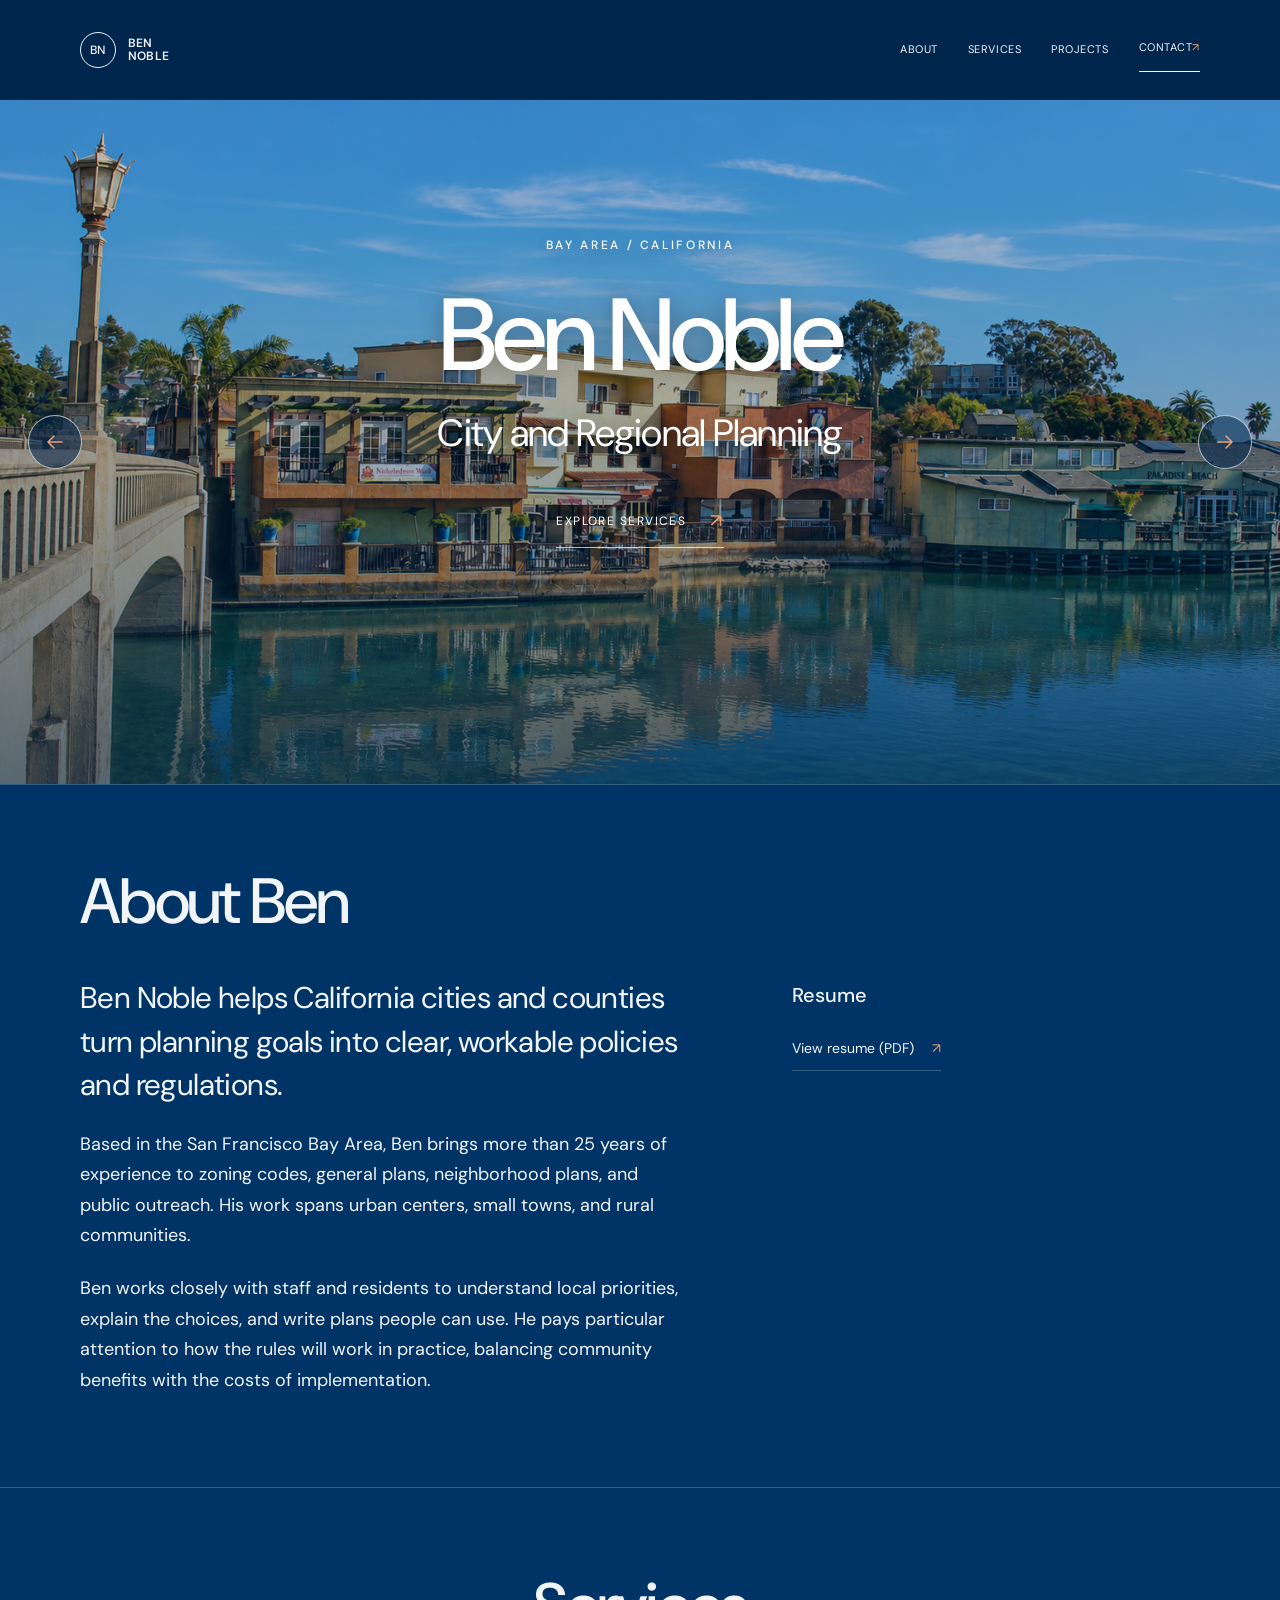
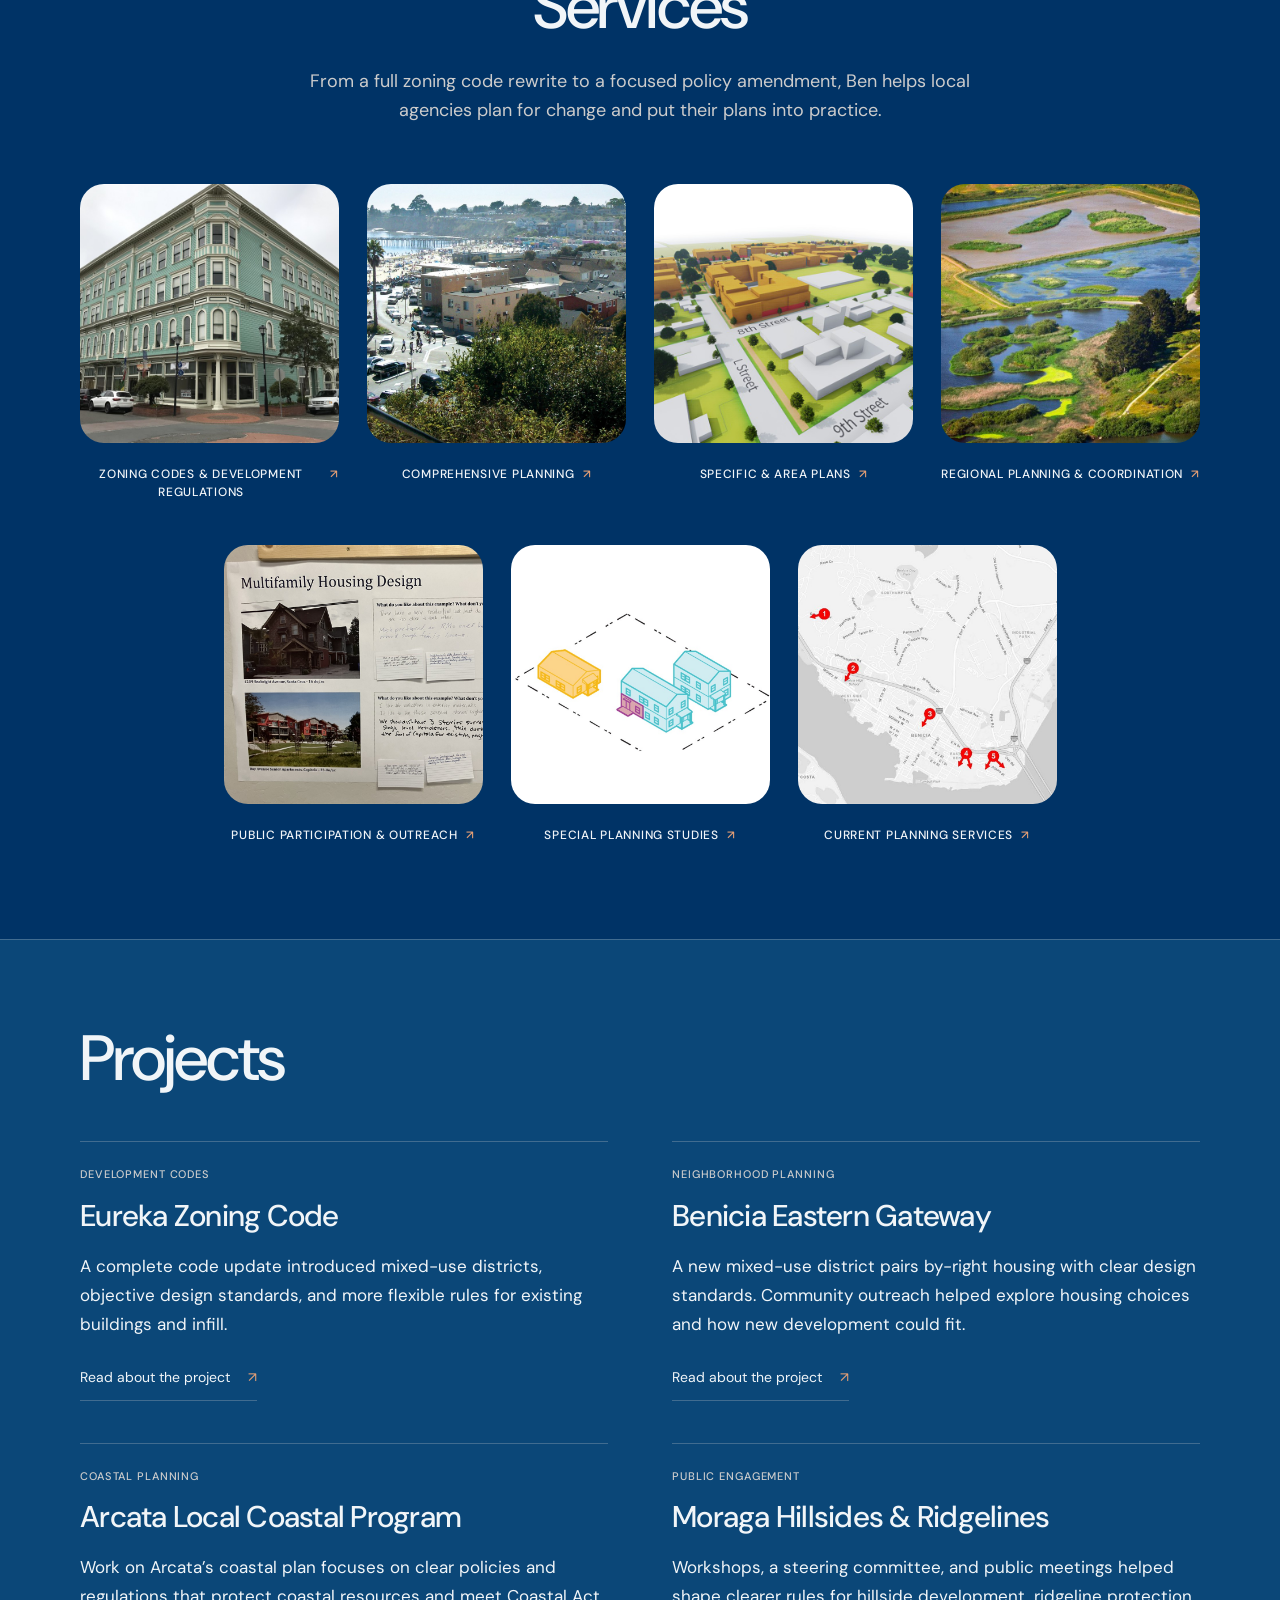
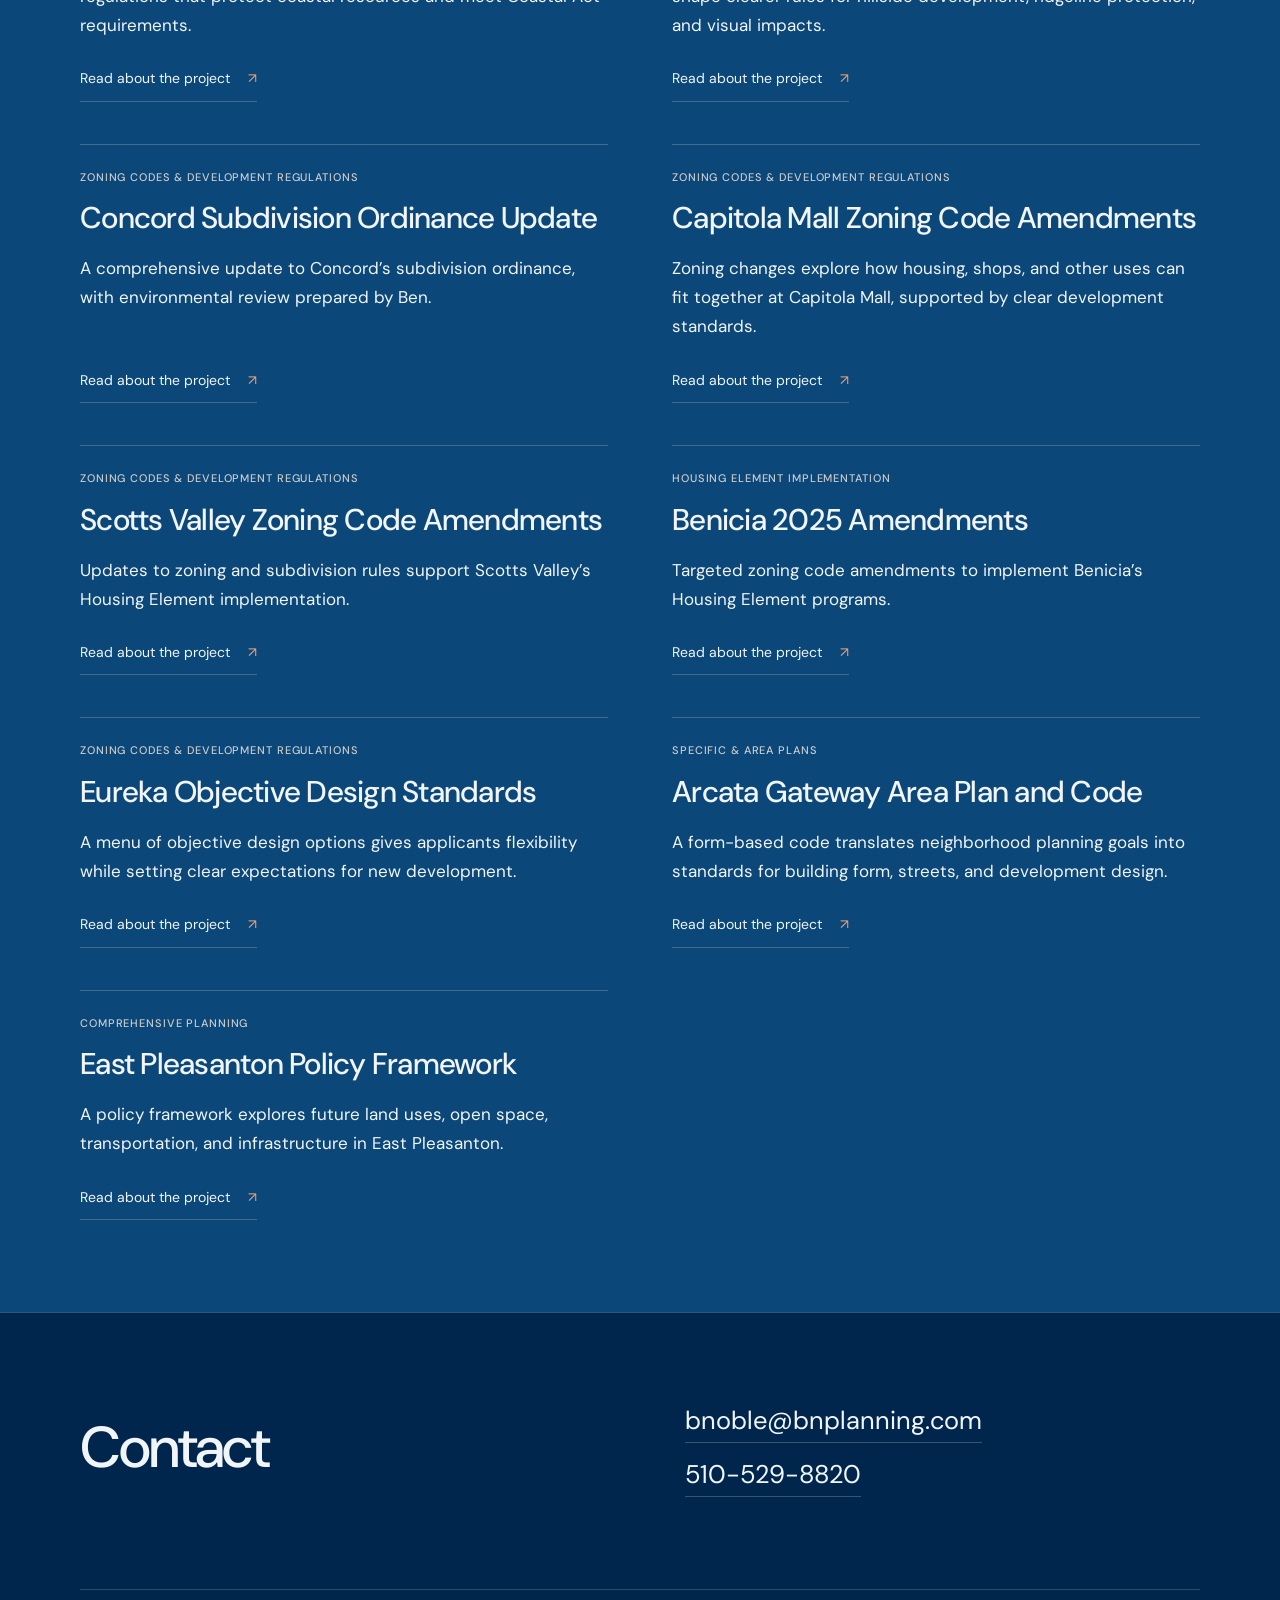
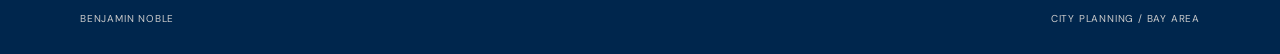
<file: index.html>
<!doctype html>
<html lang="en">
  <head>
    <meta charset="UTF-8" />
    <meta name="viewport" content="width=device-width, initial-scale=1.0" />
    <meta name="description" content="Ben Noble is a Bay Area city planning consultant helping California communities with zoning codes, general plans, area plans, and public outreach." />
    <title>Benjamin Noble — City Planning</title>
    <link rel="preconnect" href="https://fonts.googleapis.com" />
    <link rel="preconnect" href="https://fonts.gstatic.com" crossorigin />
    <link href="https://fonts.googleapis.com/css2?family=DM+Sans:wght@400;500;600&display=swap" rel="stylesheet" />
    <link rel="stylesheet" href="styles.css?v=hero-plaza-6" />
  </head>
  <body class="home-page">
    <a class="skip-link" href="#main">Skip to content</a>
    <header class="site-header">
      <div class="shell header-inner">
        <a class="wordmark" href="#top" aria-label="Ben Noble home">
          <span class="wordmark-mark" aria-hidden="true">BN</span>
          <span>Ben<br />Noble</span>
        </a>
        <button class="menu-toggle" type="button" aria-expanded="false" aria-controls="site-nav">
          <span class="menu-toggle-label">Menu</span>
          <span class="menu-toggle-icon" aria-hidden="true"><i></i><i></i></span>
        </button>
        <nav class="site-nav" id="site-nav" aria-label="Primary navigation">
          <a href="#about">About</a>
          <a href="#projects">Services</a>
          <a href="#selected-projects">Projects</a>
          <a class="nav-contact" href="#contact">Contact <span aria-hidden="true">↗</span></a>
        </nav>
      </div>
    </header>

    <main id="main">
      <section class="hero hero-photo hero-slideshow" id="top" aria-labelledby="hero-title" aria-roledescription="carousel">
        <div class="hero-slides" aria-hidden="true">
          <img class="hero-slide is-active" src="images/hero-capitola-bridge.png" alt="" width="1903" height="826" fetchpriority="high" />
          <img class="hero-slide" src="images/hero-arcata-plaza.jpg" alt="" width="3008" height="2000" />
          <img class="hero-slide" src="images/hero-benicia-city.jpg" alt="" width="4032" height="3024" />
        </div>
        <div class="shell hero-photo-content">
          <p class="hero-location">Bay Area / California</p>
          <h1 id="hero-title">Ben Noble</h1>
          <p class="hero-discipline">City and Regional Planning</p>
          <a class="hero-services-link" href="#projects">Explore services <span aria-hidden="true">↗</span></a>
        </div>
        <div class="hero-carousel-controls" hidden>
          <button class="hero-step hero-previous" type="button" aria-label="Previous photo"><svg viewBox="0 0 24 24" aria-hidden="true"><path d="M19 12H5m6-6-6 6 6 6" /></svg></button>
          <button class="hero-step hero-next" type="button" aria-label="Next photo"><svg viewBox="0 0 24 24" aria-hidden="true"><path d="M5 12h14m-6-6 6 6-6 6" /></svg></button>
          <p class="visually-hidden hero-slide-status" aria-live="polite"></p>
        </div>
      </section>

      <section class="intro section-rule" id="about" aria-labelledby="about-title">
        <div class="shell">
          <h2 class="content-title" id="about-title">About Ben</h2>
          <div class="about-grid">
            <div class="about-copy">
              <p class="about-lead">Ben Noble helps California cities and counties turn planning goals into clear, workable policies and regulations.</p>
              <p>Based in the San Francisco Bay Area, Ben brings more than 25 years of experience to zoning codes, general plans, neighborhood plans, and public outreach. His work spans urban centers, small towns, and rural communities.</p>
              <p>Ben works closely with staff and residents to understand local priorities, explain the choices, and write plans people can use. He pays particular attention to how the rules will work in practice, balancing community benefits with the costs of implementation.</p>
            </div>
            <aside class="about-background" aria-labelledby="resume-title">
              <h3 id="resume-title">Resume</h3>
              <a class="project-read-more" href="documents/ben-noble-resume.pdf" target="_blank" rel="noopener">View resume (PDF) <span aria-hidden="true">↗</span><span class="visually-hidden"> (opens in a new tab)</span></a>
            </aside>
          </div>
        </div>
      </section>

      <section class="projects section-rule" id="projects" aria-labelledby="work-title">
        <div class="shell work-shell">
          <div class="work-heading">
            <h2 id="work-title">Services</h2>
            <p class="section-description">From a full zoning code rewrite to a focused policy amendment, Ben helps local agencies plan for change and put their plans into practice.</p>
          </div>
          <div class="work-grid">
            <a class="work-card" href="policy.html">
              <div class="work-visual"><img src="images/policy.jpg" alt="Historic corner building in Eureka" width="640" height="640" loading="lazy" /></div>
              <h3>Zoning codes & development regulations <span aria-hidden="true">↗</span></h3>
            </a>
            <a class="work-card" href="planning.html">
              <div class="work-visual"><img src="images/planning-capitola-photo.jpg?v=edge-1" alt="Capitola waterfront and surrounding neighborhood" width="900" height="900" loading="lazy" /></div>
              <h3>Comprehensive planning <span aria-hidden="true">↗</span></h3>
            </a>
            <a class="work-card" href="design.html">
              <div class="work-visual"><img src="images/design.jpg" alt="Urban design model for Arcata’s Creamery neighborhood" width="640" height="640" loading="lazy" /></div>
              <h3>Specific & area plans <span aria-hidden="true">↗</span></h3>
            </a>
            <a class="work-card" href="regional-planning.html">
              <div class="work-visual"><img src="images/regional.jpg" alt="Wetlands and waterways in Arcata" width="640" height="640" loading="lazy" /></div>
              <h3>Regional planning & coordination <span aria-hidden="true">↗</span></h3>
            </a>
            <a class="work-card" href="engagement.html">
              <div class="work-visual"><img src="images/outreach-multifamily.jpg" alt="Multifamily housing design display with written public feedback" width="900" height="900" loading="lazy" /></div>
              <h3>Public participation & outreach <span aria-hidden="true">↗</span></h3>
            </a>
            <a class="work-card" href="planning-studies.html">
              <div class="work-visual"><img src="images/studies-single-lot.jpg" alt="Single-lot housing configuration diagram" width="900" height="900" loading="lazy" /></div>
              <h3>Special planning studies <span aria-hidden="true">↗</span></h3>
            </a>
            <a class="work-card" href="current-planning.html">
              <div class="work-visual"><img src="images/current-view-protection.jpg?v=edge-1" alt="View-protection study locations in Benicia" width="900" height="900" loading="lazy" /></div>
              <h3>Current planning services <span aria-hidden="true">↗</span></h3>
            </a>
          </div>
        </div>
      </section>

      <section class="selected-projects section-rule" id="selected-projects" aria-labelledby="selected-projects-title">
        <div class="shell">
          <h2 class="content-title" id="selected-projects-title">Projects</h2>
          <div class="featured-grid">
            <article class="featured-project">
              <p class="project-type">Development codes</p>
              <h3>Eureka Zoning Code</h3>
              <p>A complete code update introduced mixed-use districts, objective design standards, and more flexible rules for existing buildings and infill.</p>
              <a class="project-read-more" href="policy.html#eureka-zoning">Read about the project <span aria-hidden="true">↗</span><span class="visually-hidden">: Eureka Zoning Code</span></a>
            </article>
            <article class="featured-project">
              <p class="project-type">Neighborhood planning</p>
              <h3>Benicia Eastern Gateway</h3>
              <p>A new mixed-use district pairs by-right housing with clear design standards. Community outreach helped explore housing choices and how new development could fit.</p>
              <a class="project-read-more" href="design.html#benicia-gateway">Read about the project <span aria-hidden="true">↗</span><span class="visually-hidden">: Benicia Eastern Gateway</span></a>
            </article>
            <article class="featured-project">
              <p class="project-type">Coastal planning</p>
              <h3>Arcata Local Coastal Program</h3>
              <p>Work on Arcata’s coastal plan focuses on clear policies and regulations that protect coastal resources and meet Coastal Act requirements.</p>
              <a class="project-read-more" href="planning.html#arcata-coastal">Read about the project <span aria-hidden="true">↗</span><span class="visually-hidden">: Arcata Local Coastal Program</span></a>
            </article>
            <article class="featured-project">
              <p class="project-type">Public engagement</p>
              <h3>Moraga Hillsides &amp; Ridgelines</h3>
              <p>Workshops, a steering committee, and public meetings helped shape clearer rules for hillside development, ridgeline protection, and visual impacts.</p>
              <a class="project-read-more" href="engagement.html#moraga-hillsides">Read about the project <span aria-hidden="true">↗</span><span class="visually-hidden">: Moraga Hillsides &amp; Ridgelines</span></a>
            </article>
            <article class="featured-project">
              <p class="project-type">Zoning codes &amp; development regulations</p>
              <h3>Concord Subdivision Ordinance Update</h3>
              <p>A comprehensive update to Concord’s subdivision ordinance, with environmental review prepared by Ben.</p>
              <a class="project-read-more" href="policy.html#concord-subdivision">Read about the project <span aria-hidden="true">↗</span><span class="visually-hidden">: Concord Subdivision Ordinance Update</span></a>
            </article>
            <article class="featured-project">
              <p class="project-type">Zoning codes &amp; development regulations</p>
              <h3>Capitola Mall Zoning Code Amendments</h3>
              <p>Zoning changes explore how housing, shops, and other uses can fit together at Capitola Mall, supported by clear development standards.</p>
              <a class="project-read-more" href="policy.html#capitola-mall">Read about the project <span aria-hidden="true">↗</span><span class="visually-hidden">: Capitola Mall Zoning Code Amendments</span></a>
            </article>
            <article class="featured-project">
              <p class="project-type">Zoning codes &amp; development regulations</p>
              <h3>Scotts Valley Zoning Code Amendments</h3>
              <p>Updates to zoning and subdivision rules support Scotts Valley’s Housing Element implementation.</p>
              <a class="project-read-more" href="policy.html#scotts-valley-amendments">Read about the project <span aria-hidden="true">↗</span><span class="visually-hidden">: Scotts Valley Zoning Code Amendments</span></a>
            </article>
            <article class="featured-project">
              <p class="project-type">Housing element implementation</p>
              <h3>Benicia 2025 Amendments</h3>
              <p>Targeted zoning code amendments to implement Benicia’s Housing Element programs.</p>
              <a class="project-read-more" href="policy.html#benicia-2025">Read about the project <span aria-hidden="true">↗</span><span class="visually-hidden">: Benicia 2025 Amendments</span></a>
            </article>
            <article class="featured-project">
              <p class="project-type">Zoning codes &amp; development regulations</p>
              <h3>Eureka Objective Design Standards</h3>
              <p>A menu of objective design options gives applicants flexibility while setting clear expectations for new development.</p>
              <a class="project-read-more" href="policy.html#eureka-design-standards">Read about the project <span aria-hidden="true">↗</span><span class="visually-hidden">: Eureka Objective Design Standards</span></a>
            </article>
            <article class="featured-project">
              <p class="project-type">Specific &amp; area plans</p>
              <h3>Arcata Gateway Area Plan and Code</h3>
              <p>A form-based code translates neighborhood planning goals into standards for building form, streets, and development design.</p>
              <a class="project-read-more" href="design.html#arcata-gateway">Read about the project <span aria-hidden="true">↗</span><span class="visually-hidden">: Arcata Gateway Area Plan and Code</span></a>
            </article>
            <article class="featured-project">
              <p class="project-type">Comprehensive planning</p>
              <h3>East Pleasanton Policy Framework</h3>
              <p>A policy framework explores future land uses, open space, transportation, and infrastructure in East Pleasanton.</p>
              <a class="project-read-more" href="planning.html#east-pleasanton">Read about the project <span aria-hidden="true">↗</span><span class="visually-hidden">: East Pleasanton Policy Framework</span></a>
            </article>
          </div>
        </div>
      </section>

      <section class="contact section-rule" id="contact" aria-labelledby="contact-title">
        <div class="shell contact-layout">
          <h2 class="content-title" id="contact-title">Contact</h2>
          <div class="contact-details">
            <a href="mailto:bnoble@bnplanning.com">bnoble@bnplanning.com</a>
            <a href="tel:+15105298820">510-529-8820</a>
          </div>
        </div>
      </section>
    </main>

    <footer class="site-footer">
      <div class="shell footer-inner">
        <span>Benjamin Noble</span>
        <span>City planning / Bay Area</span>
      </div>
    </footer>
    <script src="script.js?v=hero-plaza-6"></script>
  </body>
</html>
</file>
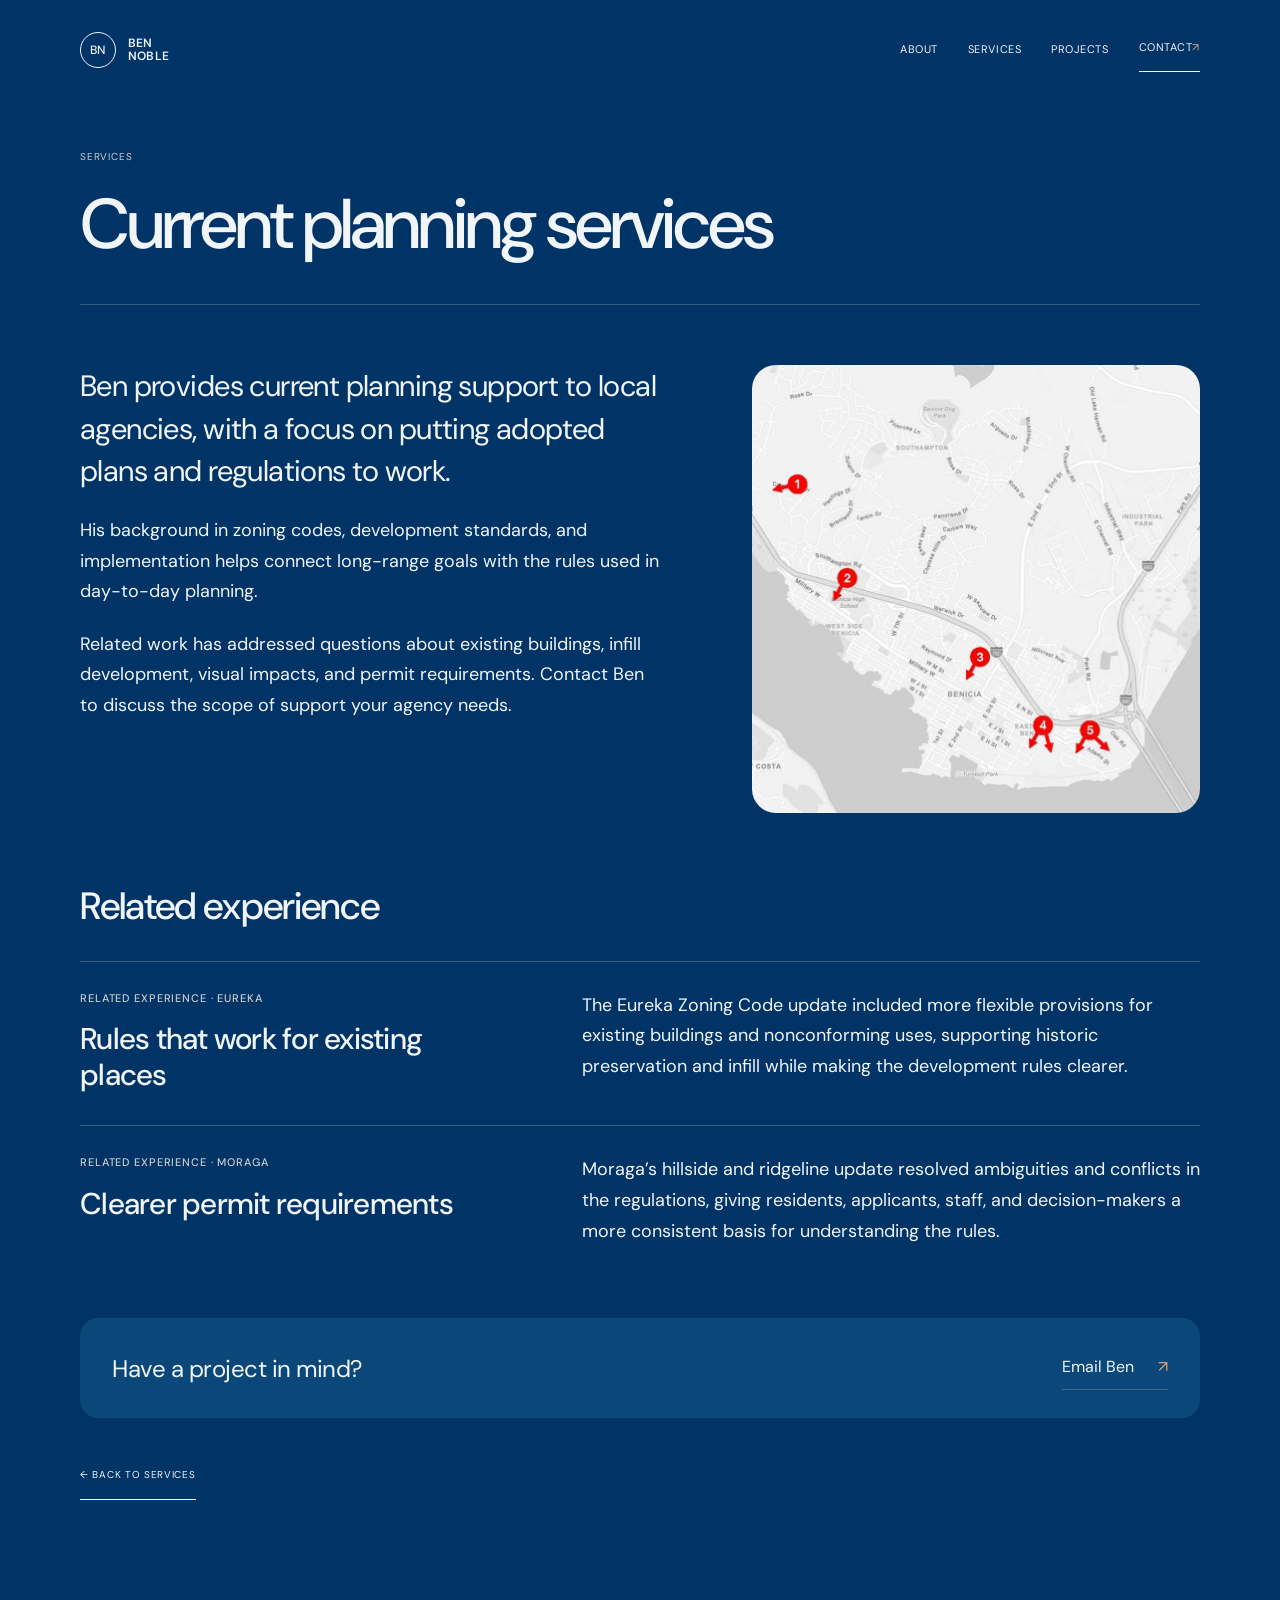
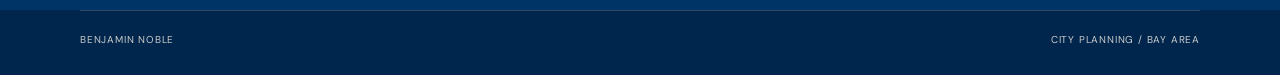
<file: current-planning.html>
<!doctype html>
<html lang="en">
  <head>
    <meta charset="UTF-8" />
    <meta name="viewport" content="width=device-width, initial-scale=1.0" />
    <meta name="description" content="Current planning support informed by Ben Noble’s experience writing and applying development regulations." />
    <title>Current planning services — Benjamin Noble</title>
    <link rel="preconnect" href="https://fonts.googleapis.com" />
    <link rel="preconnect" href="https://fonts.gstatic.com" crossorigin />
    <link href="https://fonts.googleapis.com/css2?family=DM+Sans:wght@400;500;600&display=swap" rel="stylesheet" />
    <link rel="stylesheet" href="styles.css?v=mobile-arrows-1" />
  </head>
  <body class="detail-page service-page">
    <a class="skip-link" href="#main">Skip to content</a>
    <header class="site-header">
      <div class="shell header-inner">
        <a class="wordmark" href="index.html" aria-label="Ben Noble home"><span class="wordmark-mark" aria-hidden="true">BN</span><span>Ben<br />Noble</span></a>
        <button class="menu-toggle" type="button" aria-expanded="false" aria-controls="site-nav"><span class="menu-toggle-label">Menu</span><span class="menu-toggle-icon" aria-hidden="true"><i></i><i></i></span></button>
        <nav class="site-nav" id="site-nav" aria-label="Primary navigation">
          <a href="index.html#about">About</a>
          <a href="index.html#projects">Services</a>
          <a href="index.html#selected-projects">Projects</a>
          <a class="nav-contact" href="index.html#contact">Contact <span aria-hidden="true">↗</span></a>
        </nav>
      </div>
    </header>
    <main class="detail-main" id="main">
      <div class="shell">
        <section class="detail-hero" aria-labelledby="service-title">
          <p class="detail-index">Services</p>
          <h1 id="service-title">Current planning services</h1>
        </section>
        <div class="service-overview">
          <div class="service-copy">
            <p class="service-lead">Ben provides current planning support to local agencies, with a focus on putting adopted plans and regulations to work.</p>
            <p>His background in zoning codes, development standards, and implementation helps connect long-range goals with the rules used in day-to-day planning.</p>
            <p>Related work has addressed questions about existing buildings, infill development, visual impacts, and permit requirements. Contact Ben to discuss the scope of support your agency needs.</p>
          </div>
          <img src="images/current-view-protection.jpg?v=edge-1" alt="Map of view-protection study locations in Benicia" width="900" height="900" />
        </div>
          <section class="service-projects" aria-labelledby="experience-title">
            <h2 id="experience-title">Related experience</h2>
            <article class="experience-entry" id="eureka-implementation">
              <div><p class="project-type">Related experience · Eureka</p><h3>Rules that work for existing places</h3></div>
              <div><p>The Eureka Zoning Code update included more flexible provisions for existing buildings and nonconforming uses, supporting historic preservation and infill while making the development rules clearer.</p></div>
            </article>
            <article class="experience-entry" id="moraga-review">
              <div><p class="project-type">Related experience · Moraga</p><h3>Clearer permit requirements</h3></div>
              <div><p>Moraga’s hillside and ridgeline update resolved ambiguities and conflicts in the regulations, giving residents, applicants, staff, and decision-makers a more consistent basis for understanding the rules.</p></div>
            </article>
          </section>
        <div class="service-next-step">
          <p>Have a project in mind?</p>
          <a href="mailto:bnoble@bnplanning.com">Email Ben <span aria-hidden="true">↗</span></a>
        </div>
        <a class="detail-return" href="index.html#projects">← Back to services</a>
      </div>
    </main>
    <footer class="site-footer"><div class="shell footer-inner"><span>Benjamin Noble</span><span>City planning / Bay Area</span></div></footer>
    <script src="script.js?v=mobile-audit-1"></script>
  </body>
</html>
</file>
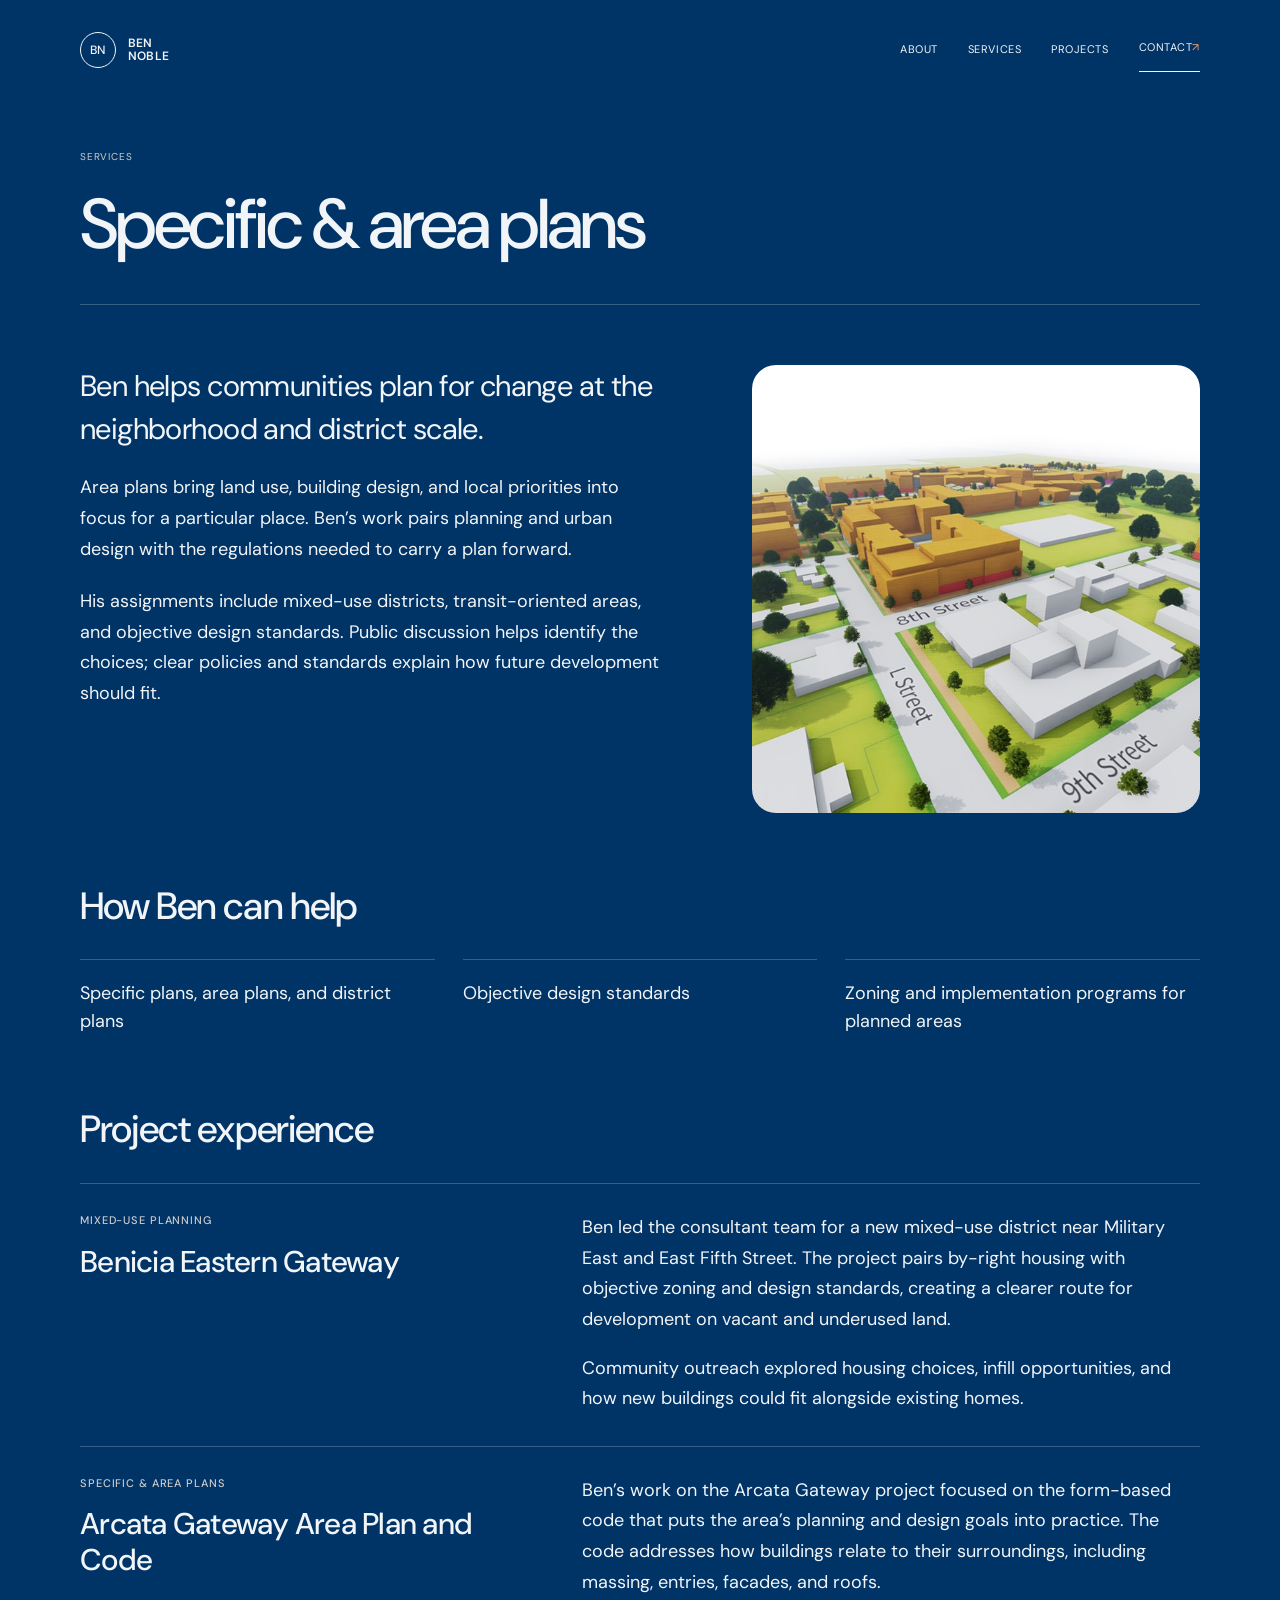
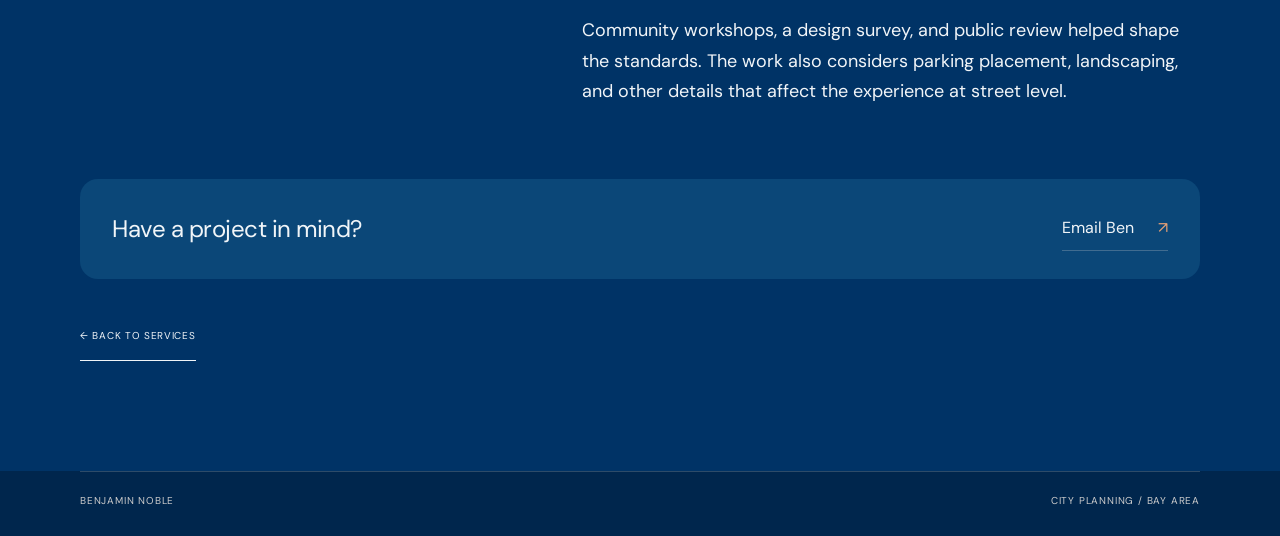
<file: design.html>
<!doctype html>
<html lang="en">
  <head>
    <meta charset="UTF-8" />
    <meta name="viewport" content="width=device-width, initial-scale=1.0" />
    <meta name="description" content="Neighborhood plans, area plans, and objective design standards that connect community goals with development rules." />
    <title>Specific &amp; area plans — Benjamin Noble</title>
    <link rel="preconnect" href="https://fonts.googleapis.com" />
    <link rel="preconnect" href="https://fonts.gstatic.com" crossorigin />
    <link href="https://fonts.googleapis.com/css2?family=DM+Sans:wght@400;500;600&display=swap" rel="stylesheet" />
    <link rel="stylesheet" href="styles.css?v=mobile-arrows-1" />
  </head>
  <body class="detail-page service-page">
    <a class="skip-link" href="#main">Skip to content</a>
    <header class="site-header">
      <div class="shell header-inner">
        <a class="wordmark" href="index.html" aria-label="Ben Noble home"><span class="wordmark-mark" aria-hidden="true">BN</span><span>Ben<br />Noble</span></a>
        <button class="menu-toggle" type="button" aria-expanded="false" aria-controls="site-nav"><span class="menu-toggle-label">Menu</span><span class="menu-toggle-icon" aria-hidden="true"><i></i><i></i></span></button>
        <nav class="site-nav" id="site-nav" aria-label="Primary navigation">
          <a href="index.html#about">About</a>
          <a href="index.html#projects">Services</a>
          <a href="index.html#selected-projects">Projects</a>
          <a class="nav-contact" href="index.html#contact">Contact <span aria-hidden="true">↗</span></a>
        </nav>
      </div>
    </header>
    <main class="detail-main" id="main">
      <div class="shell">
        <section class="detail-hero" aria-labelledby="service-title">
          <p class="detail-index">Services</p>
          <h1 id="service-title">Specific &amp; area plans</h1>
        </section>
        <div class="service-overview">
          <div class="service-copy">
            <p class="service-lead">Ben helps communities plan for change at the neighborhood and district scale.</p>
            <p>Area plans bring land use, building design, and local priorities into focus for a particular place. Ben’s work pairs planning and urban design with the regulations needed to carry a plan forward.</p>
            <p>His assignments include mixed-use districts, transit-oriented areas, and objective design standards. Public discussion helps identify the choices; clear policies and standards explain how future development should fit.</p>
          </div>
          <img src="images/design.jpg" alt="Urban design model for Arcata’s Creamery neighborhood" width="640" height="640" />
        </div>
          <section class="service-scope" aria-labelledby="scope-title">
            <h2 id="scope-title">How Ben can help</h2>
            <ul>
              <li>Specific plans, area plans, and district plans</li>
              <li>Objective design standards</li>
              <li>Zoning and implementation programs for planned areas</li>
            </ul>
          </section>
          <section class="service-projects" aria-labelledby="experience-title">
            <h2 id="experience-title">Project experience</h2>
            <article class="experience-entry" id="benicia-gateway">
              <div><p class="project-type">Mixed-use planning</p><h3>Benicia Eastern Gateway</h3></div>
              <div><p>Ben led the consultant team for a new mixed-use district near Military East and East Fifth Street. The project pairs by-right housing with objective zoning and design standards, creating a clearer route for development on vacant and underused land.</p>
              <p>Community outreach explored housing choices, infill opportunities, and how new buildings could fit alongside existing homes.</p></div>
            </article>
            <article class="experience-entry" id="arcata-gateway">
              <div><p class="project-type">Specific &amp; area plans</p><h3>Arcata Gateway Area Plan and Code</h3></div>
              <div><p>Ben’s work on the Arcata Gateway project focused on the form-based code that puts the area’s planning and design goals into practice. The code addresses how buildings relate to their surroundings, including massing, entries, facades, and roofs.</p>
              <p>Community workshops, a design survey, and public review helped shape the standards. The work also considers parking placement, landscaping, and other details that affect the experience at street level.</p></div>
            </article>
          </section>
        <div class="service-next-step">
          <p>Have a project in mind?</p>
          <a href="mailto:bnoble@bnplanning.com">Email Ben <span aria-hidden="true">↗</span></a>
        </div>
        <a class="detail-return" href="index.html#projects">← Back to services</a>
      </div>
    </main>
    <footer class="site-footer"><div class="shell footer-inner"><span>Benjamin Noble</span><span>City planning / Bay Area</span></div></footer>
    <script src="script.js?v=mobile-audit-1"></script>
  </body>
</html>
</file>
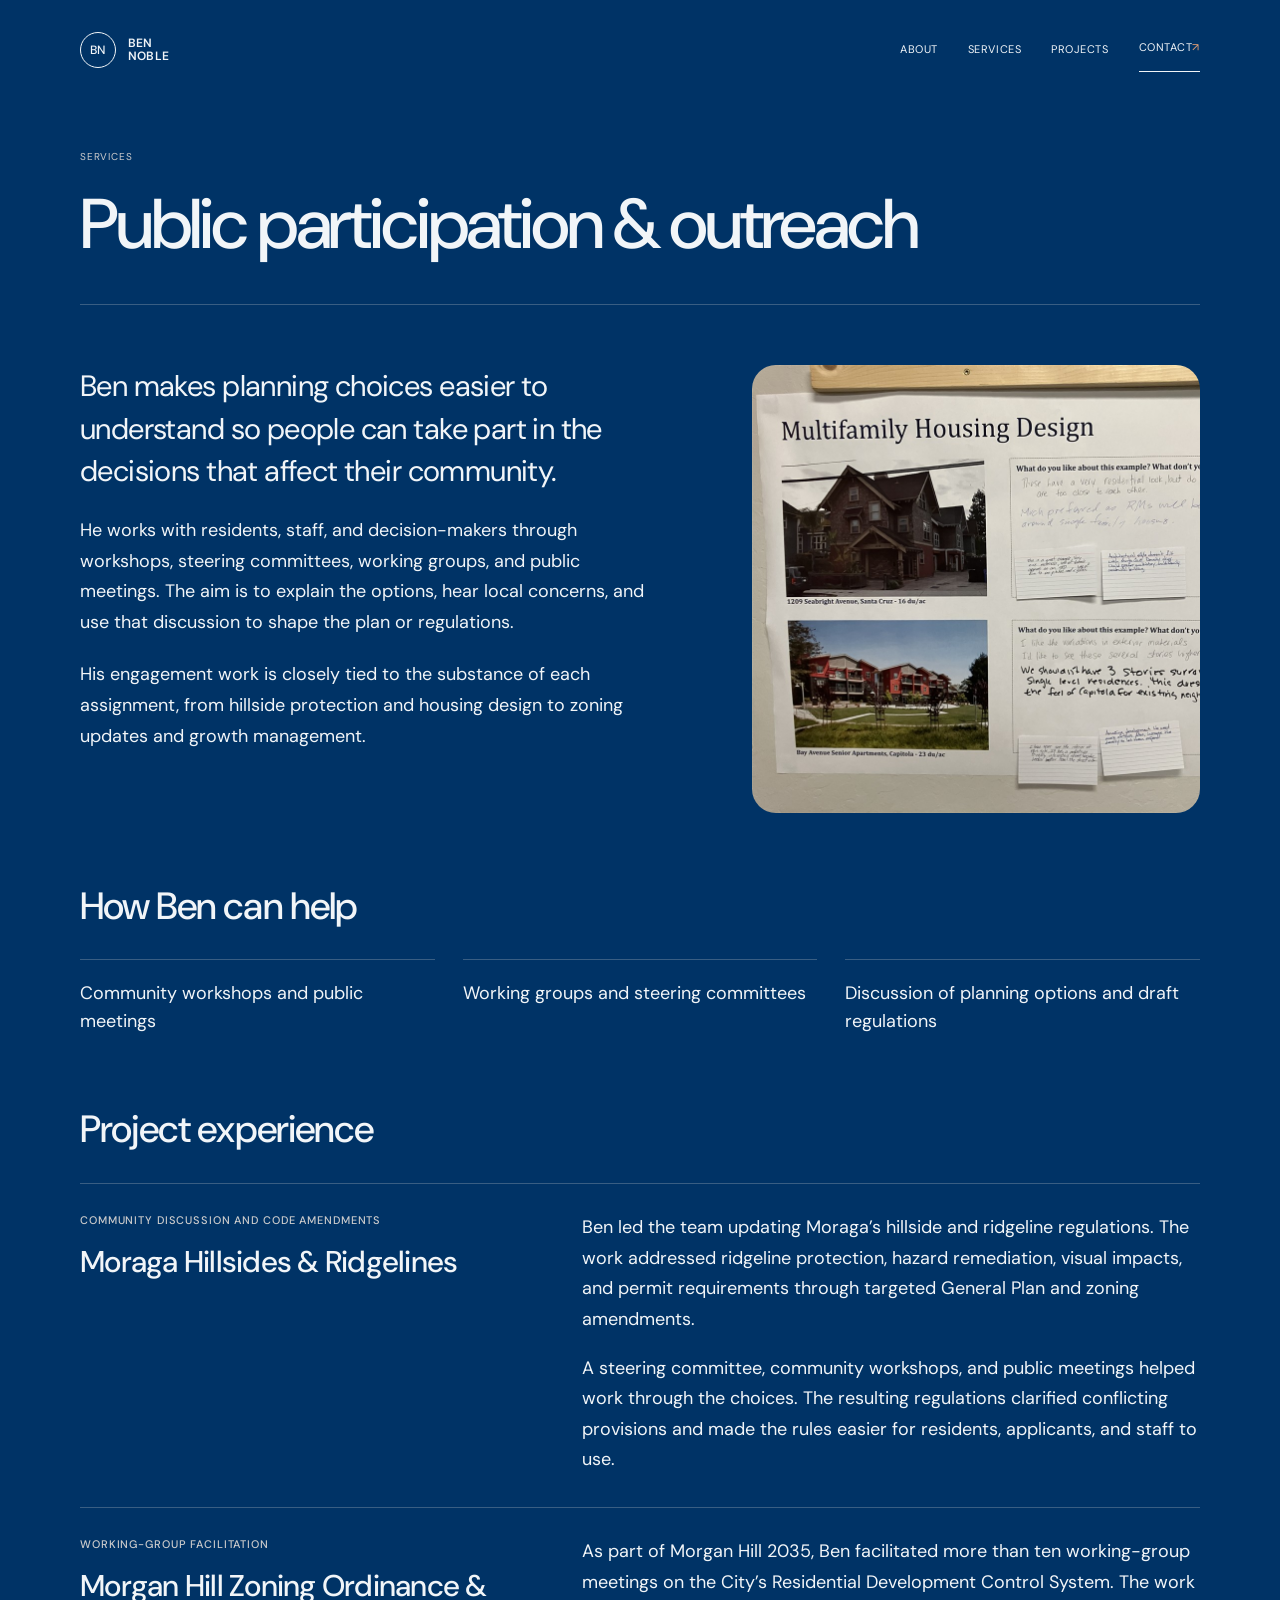
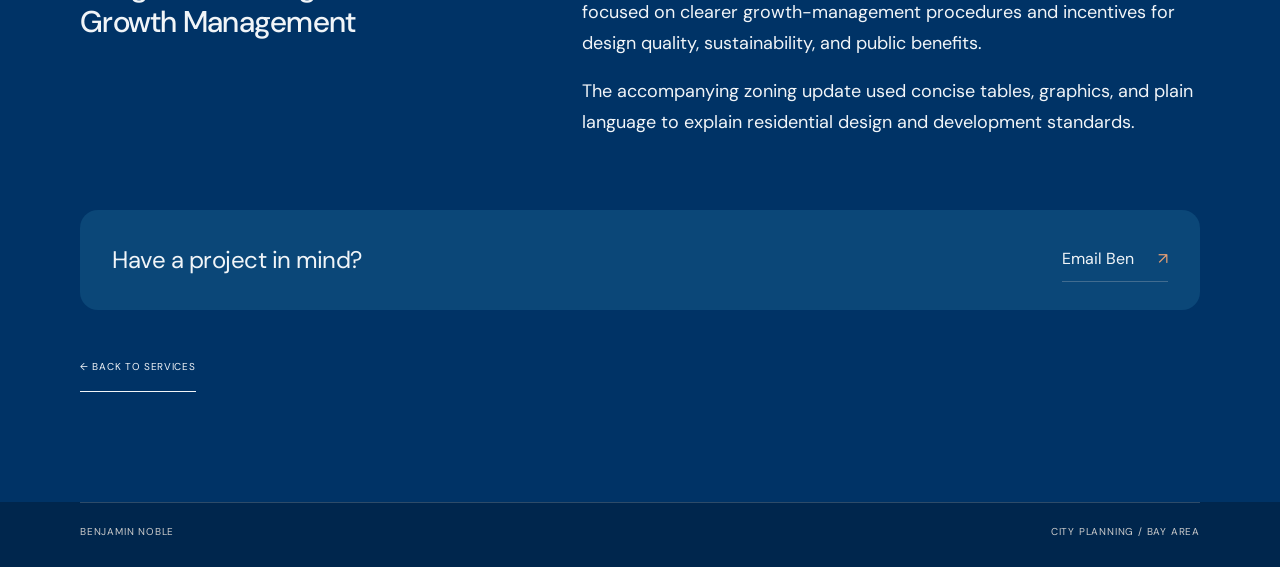
<file: engagement.html>
<!doctype html>
<html lang="en">
  <head>
    <meta charset="UTF-8" />
    <meta name="viewport" content="width=device-width, initial-scale=1.0" />
    <meta name="description" content="Community workshops, working groups, and public discussions that help shape plans and development regulations." />
    <title>Public participation &amp; outreach — Benjamin Noble</title>
    <link rel="preconnect" href="https://fonts.googleapis.com" />
    <link rel="preconnect" href="https://fonts.gstatic.com" crossorigin />
    <link href="https://fonts.googleapis.com/css2?family=DM+Sans:wght@400;500;600&display=swap" rel="stylesheet" />
    <link rel="stylesheet" href="styles.css?v=mobile-arrows-1" />
  </head>
  <body class="detail-page service-page">
    <a class="skip-link" href="#main">Skip to content</a>
    <header class="site-header">
      <div class="shell header-inner">
        <a class="wordmark" href="index.html" aria-label="Ben Noble home"><span class="wordmark-mark" aria-hidden="true">BN</span><span>Ben<br />Noble</span></a>
        <button class="menu-toggle" type="button" aria-expanded="false" aria-controls="site-nav"><span class="menu-toggle-label">Menu</span><span class="menu-toggle-icon" aria-hidden="true"><i></i><i></i></span></button>
        <nav class="site-nav" id="site-nav" aria-label="Primary navigation">
          <a href="index.html#about">About</a>
          <a href="index.html#projects">Services</a>
          <a href="index.html#selected-projects">Projects</a>
          <a class="nav-contact" href="index.html#contact">Contact <span aria-hidden="true">↗</span></a>
        </nav>
      </div>
    </header>
    <main class="detail-main" id="main">
      <div class="shell">
        <section class="detail-hero" aria-labelledby="service-title">
          <p class="detail-index">Services</p>
          <h1 id="service-title">Public participation &amp; outreach</h1>
        </section>
        <div class="service-overview">
          <div class="service-copy">
            <p class="service-lead">Ben makes planning choices easier to understand so people can take part in the decisions that affect their community.</p>
            <p>He works with residents, staff, and decision-makers through workshops, steering committees, working groups, and public meetings. The aim is to explain the options, hear local concerns, and use that discussion to shape the plan or regulations.</p>
            <p>His engagement work is closely tied to the substance of each assignment, from hillside protection and housing design to zoning updates and growth management.</p>
          </div>
          <img src="images/outreach-multifamily.jpg" alt="Multifamily housing design display with written public feedback" width="900" height="900" />
        </div>
          <section class="service-scope" aria-labelledby="scope-title">
            <h2 id="scope-title">How Ben can help</h2>
            <ul>
              <li>Community workshops and public meetings</li>
              <li>Working groups and steering committees</li>
              <li>Discussion of planning options and draft regulations</li>
            </ul>
          </section>
          <section class="service-projects" aria-labelledby="experience-title">
            <h2 id="experience-title">Project experience</h2>
            <article class="experience-entry" id="moraga-hillsides">
              <div><p class="project-type">Community discussion and code amendments</p><h3>Moraga Hillsides &amp; Ridgelines</h3></div>
              <div><p>Ben led the team updating Moraga’s hillside and ridgeline regulations. The work addressed ridgeline protection, hazard remediation, visual impacts, and permit requirements through targeted General Plan and zoning amendments.</p>
              <p>A steering committee, community workshops, and public meetings helped work through the choices. The resulting regulations clarified conflicting provisions and made the rules easier for residents, applicants, and staff to use.</p></div>
            </article>
            <article class="experience-entry" id="morgan-hill">
              <div><p class="project-type">Working-group facilitation</p><h3>Morgan Hill Zoning Ordinance &amp; Growth Management</h3></div>
              <div><p>As part of Morgan Hill 2035, Ben facilitated more than ten working-group meetings on the City’s Residential Development Control System. The work focused on clearer growth-management procedures and incentives for design quality, sustainability, and public benefits.</p>
              <p>The accompanying zoning update used concise tables, graphics, and plain language to explain residential design and development standards.</p></div>
            </article>
          </section>
        <div class="service-next-step">
          <p>Have a project in mind?</p>
          <a href="mailto:bnoble@bnplanning.com">Email Ben <span aria-hidden="true">↗</span></a>
        </div>
        <a class="detail-return" href="index.html#projects">← Back to services</a>
      </div>
    </main>
    <footer class="site-footer"><div class="shell footer-inner"><span>Benjamin Noble</span><span>City planning / Bay Area</span></div></footer>
    <script src="script.js?v=mobile-audit-1"></script>
  </body>
</html>
</file>
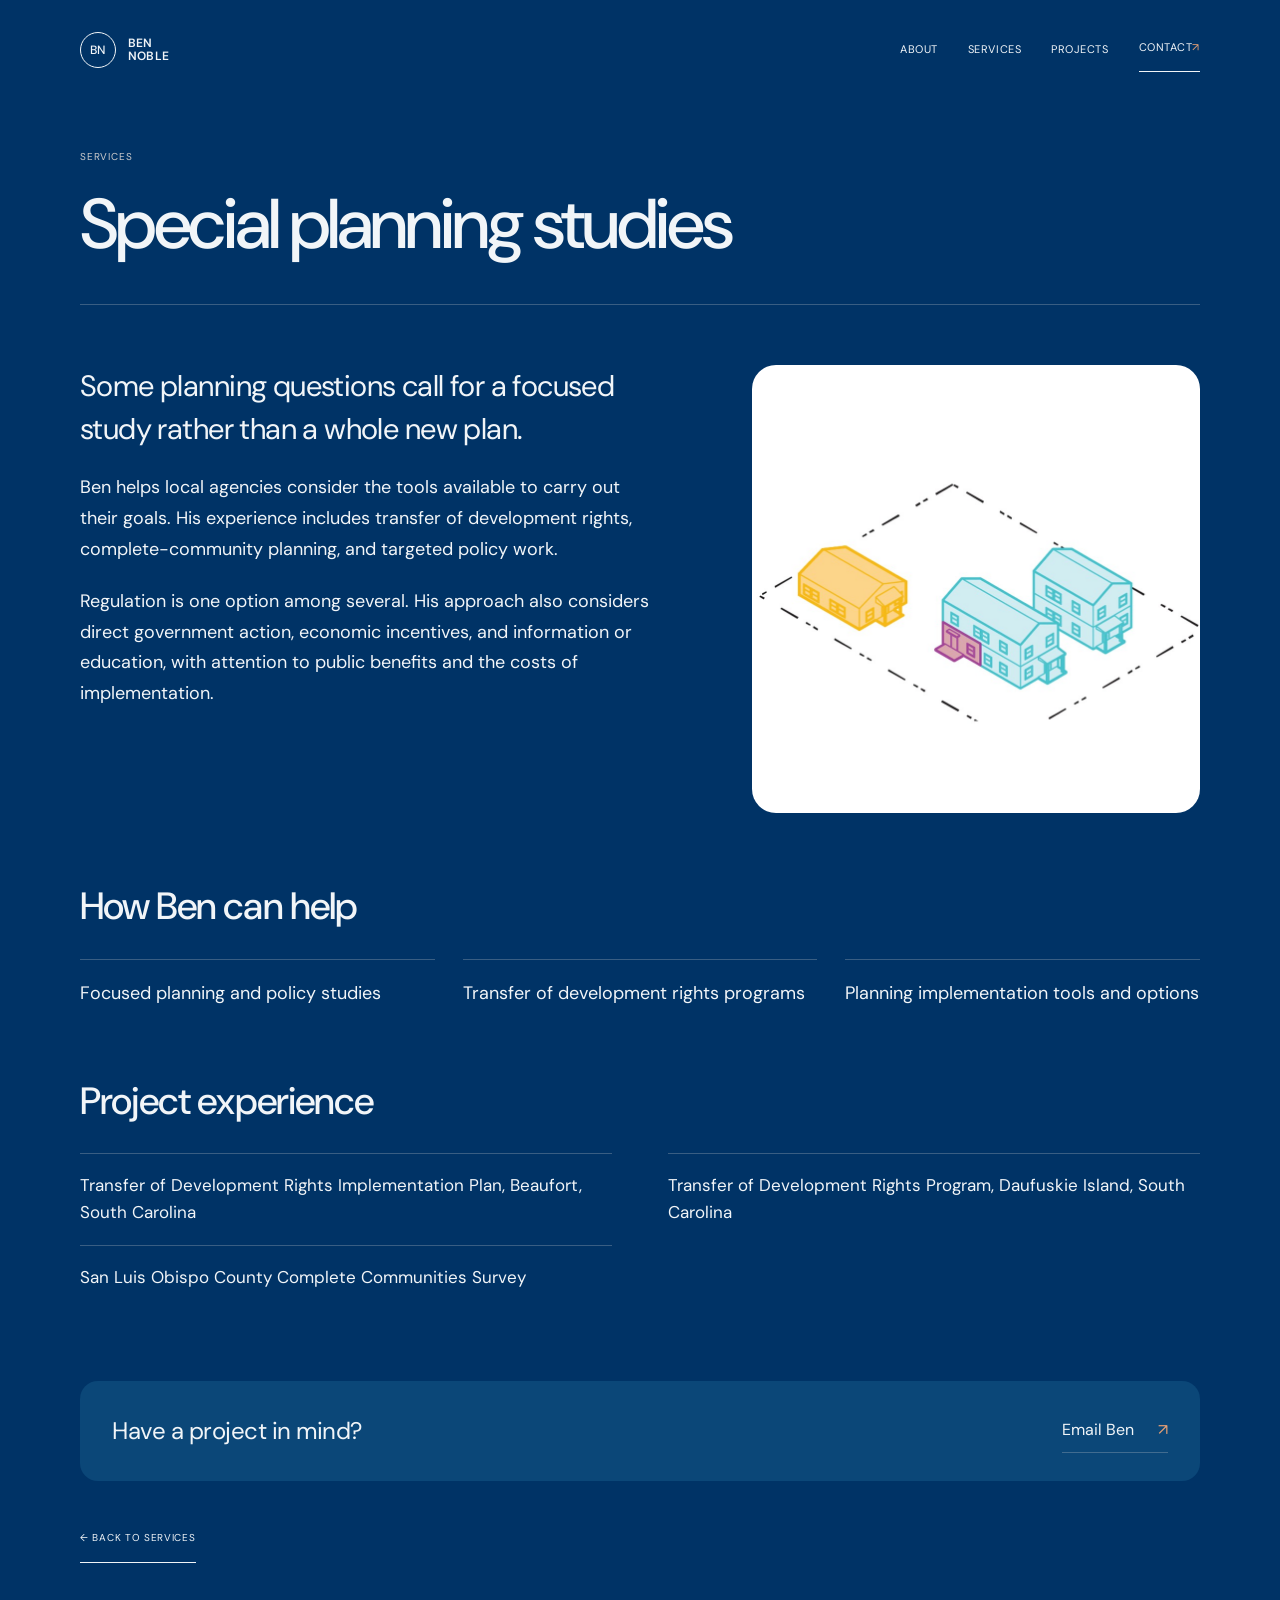
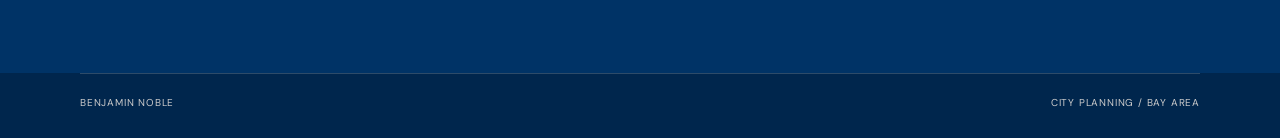
<file: planning-studies.html>
<!doctype html>
<html lang="en">
  <head>
    <meta charset="UTF-8" />
    <meta name="viewport" content="width=device-width, initial-scale=1.0" />
    <meta name="description" content="Focused studies and implementation advice to help communities choose practical planning tools." />
    <title>Special planning studies — Benjamin Noble</title>
    <link rel="preconnect" href="https://fonts.googleapis.com" />
    <link rel="preconnect" href="https://fonts.gstatic.com" crossorigin />
    <link href="https://fonts.googleapis.com/css2?family=DM+Sans:wght@400;500;600&display=swap" rel="stylesheet" />
    <link rel="stylesheet" href="styles.css?v=mobile-arrows-1" />
  </head>
  <body class="detail-page service-page">
    <a class="skip-link" href="#main">Skip to content</a>
    <header class="site-header">
      <div class="shell header-inner">
        <a class="wordmark" href="index.html" aria-label="Ben Noble home"><span class="wordmark-mark" aria-hidden="true">BN</span><span>Ben<br />Noble</span></a>
        <button class="menu-toggle" type="button" aria-expanded="false" aria-controls="site-nav"><span class="menu-toggle-label">Menu</span><span class="menu-toggle-icon" aria-hidden="true"><i></i><i></i></span></button>
        <nav class="site-nav" id="site-nav" aria-label="Primary navigation">
          <a href="index.html#about">About</a>
          <a href="index.html#projects">Services</a>
          <a href="index.html#selected-projects">Projects</a>
          <a class="nav-contact" href="index.html#contact">Contact <span aria-hidden="true">↗</span></a>
        </nav>
      </div>
    </header>
    <main class="detail-main" id="main">
      <div class="shell">
        <section class="detail-hero" aria-labelledby="service-title">
          <p class="detail-index">Services</p>
          <h1 id="service-title">Special planning studies</h1>
        </section>
        <div class="service-overview">
          <div class="service-copy">
            <p class="service-lead">Some planning questions call for a focused study rather than a whole new plan.</p>
            <p>Ben helps local agencies consider the tools available to carry out their goals. His experience includes transfer of development rights, complete-community planning, and targeted policy work.</p>
            <p>Regulation is one option among several. His approach also considers direct government action, economic incentives, and information or education, with attention to public benefits and the costs of implementation.</p>
          </div>
          <img src="images/studies-single-lot.jpg" alt="Diagram showing housing configurations on a single lot" width="900" height="900" />
        </div>
          <section class="service-scope" aria-labelledby="scope-title">
            <h2 id="scope-title">How Ben can help</h2>
            <ul>
              <li>Focused planning and policy studies</li>
              <li>Transfer of development rights programs</li>
              <li>Planning implementation tools and options</li>
            </ul>
          </section>
          <section class="related-projects" aria-labelledby="related-title">
            <h2 id="related-title">Project experience</h2>
            <ul>
              <li>Transfer of Development Rights Implementation Plan, Beaufort, South Carolina</li>
              <li>Transfer of Development Rights Program, Daufuskie Island, South Carolina</li>
              <li>San Luis Obispo County Complete Communities Survey</li>
            </ul>
          </section>
        <div class="service-next-step">
          <p>Have a project in mind?</p>
          <a href="mailto:bnoble@bnplanning.com">Email Ben <span aria-hidden="true">↗</span></a>
        </div>
        <a class="detail-return" href="index.html#projects">← Back to services</a>
      </div>
    </main>
    <footer class="site-footer"><div class="shell footer-inner"><span>Benjamin Noble</span><span>City planning / Bay Area</span></div></footer>
    <script src="script.js?v=mobile-audit-1"></script>
  </body>
</html>
</file>
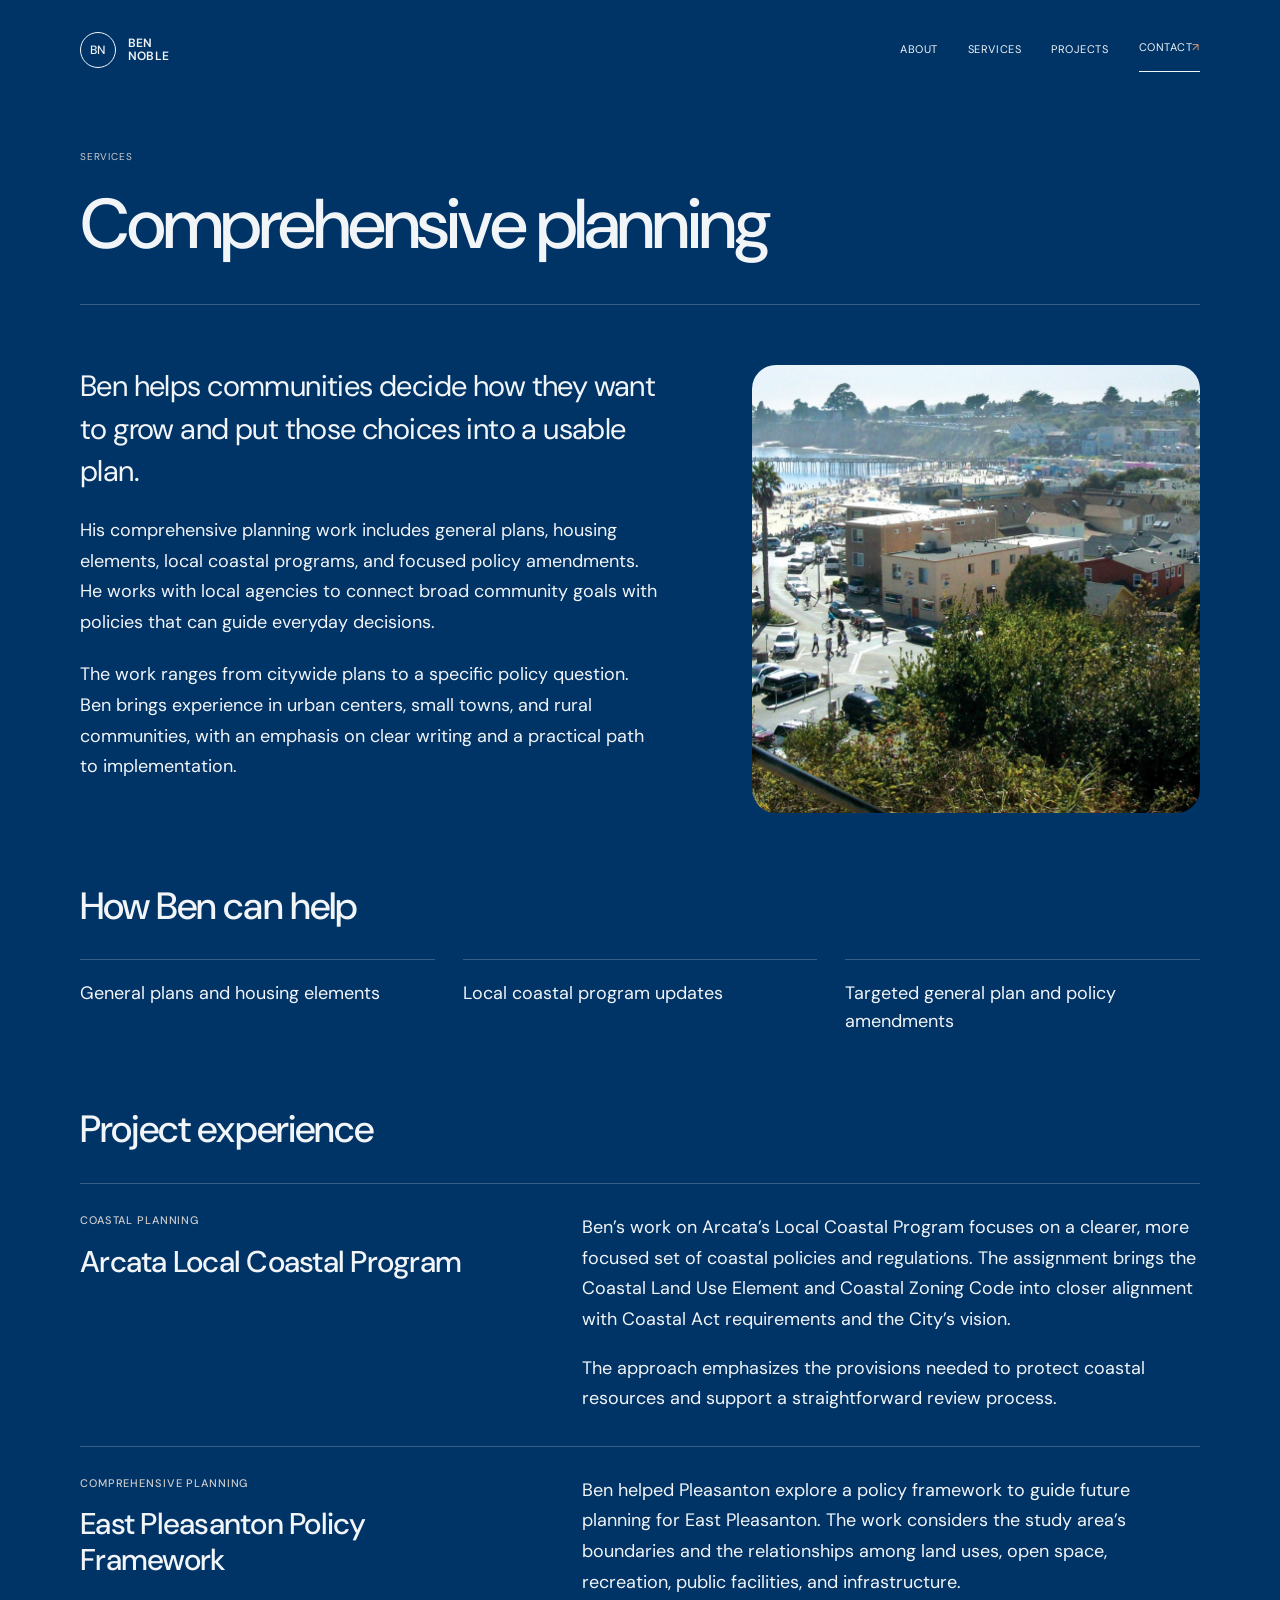
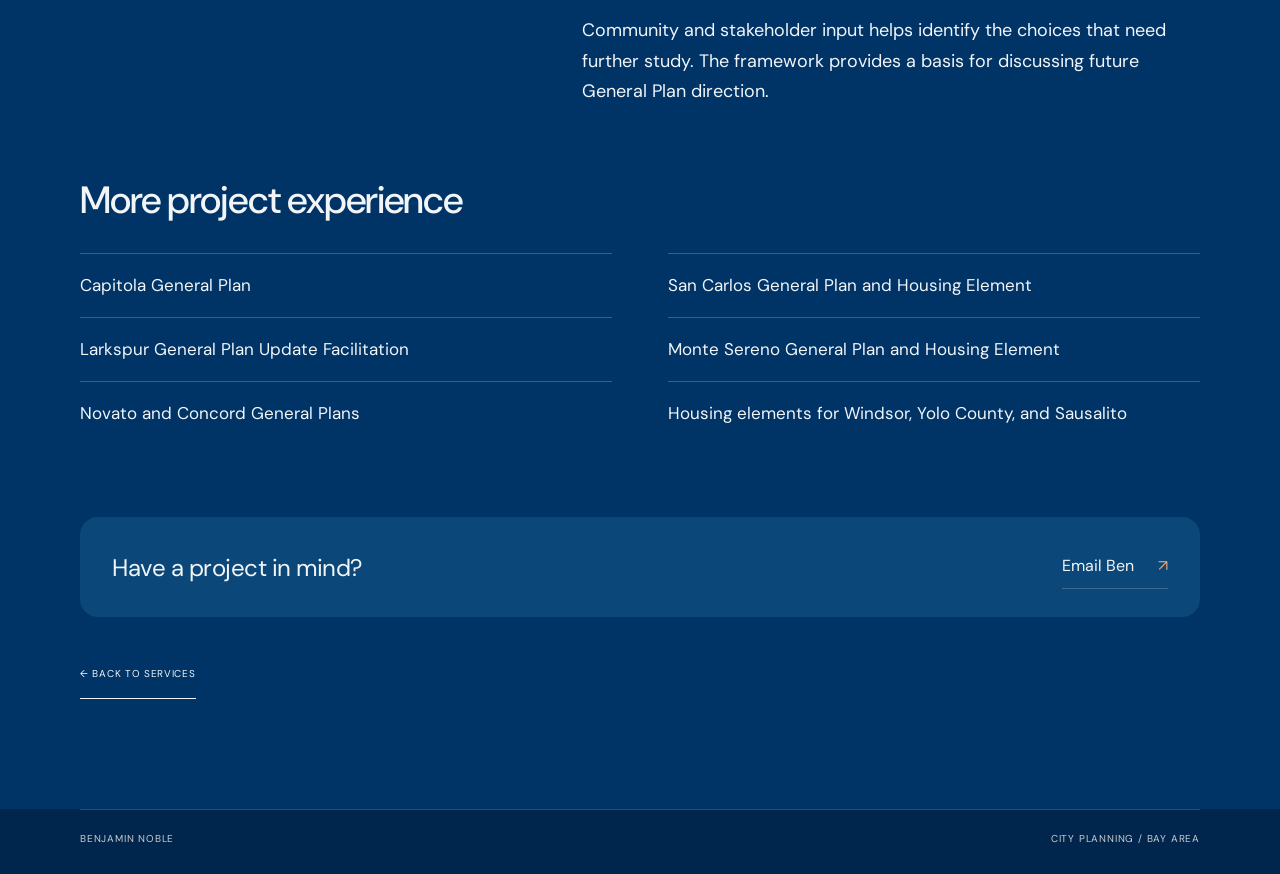
<file: planning.html>
<!doctype html>
<html lang="en">
  <head>
    <meta charset="UTF-8" />
    <meta name="viewport" content="width=device-width, initial-scale=1.0" />
    <meta name="description" content="General plans, housing elements, and focused policy updates for California communities, prepared by Ben Noble." />
    <title>Comprehensive planning — Benjamin Noble</title>
    <link rel="preconnect" href="https://fonts.googleapis.com" />
    <link rel="preconnect" href="https://fonts.gstatic.com" crossorigin />
    <link href="https://fonts.googleapis.com/css2?family=DM+Sans:wght@400;500;600&display=swap" rel="stylesheet" />
    <link rel="stylesheet" href="styles.css?v=mobile-arrows-1" />
  </head>
  <body class="detail-page service-page">
    <a class="skip-link" href="#main">Skip to content</a>
    <header class="site-header">
      <div class="shell header-inner">
        <a class="wordmark" href="index.html" aria-label="Ben Noble home"><span class="wordmark-mark" aria-hidden="true">BN</span><span>Ben<br />Noble</span></a>
        <button class="menu-toggle" type="button" aria-expanded="false" aria-controls="site-nav"><span class="menu-toggle-label">Menu</span><span class="menu-toggle-icon" aria-hidden="true"><i></i><i></i></span></button>
        <nav class="site-nav" id="site-nav" aria-label="Primary navigation">
          <a href="index.html#about">About</a>
          <a href="index.html#projects">Services</a>
          <a href="index.html#selected-projects">Projects</a>
          <a class="nav-contact" href="index.html#contact">Contact <span aria-hidden="true">↗</span></a>
        </nav>
      </div>
    </header>
    <main class="detail-main" id="main">
      <div class="shell">
        <section class="detail-hero" aria-labelledby="service-title">
          <p class="detail-index">Services</p>
          <h1 id="service-title">Comprehensive planning</h1>
        </section>
        <div class="service-overview">
          <div class="service-copy">
            <p class="service-lead">Ben helps communities decide how they want to grow and put those choices into a usable plan.</p>
            <p>His comprehensive planning work includes general plans, housing elements, local coastal programs, and focused policy amendments. He works with local agencies to connect broad community goals with policies that can guide everyday decisions.</p>
            <p>The work ranges from citywide plans to a specific policy question. Ben brings experience in urban centers, small towns, and rural communities, with an emphasis on clear writing and a practical path to implementation.</p>
          </div>
          <img src="images/planning-capitola-photo.jpg?v=edge-1" alt="Capitola waterfront and surrounding neighborhood" width="900" height="900" />
        </div>
          <section class="service-scope" aria-labelledby="scope-title">
            <h2 id="scope-title">How Ben can help</h2>
            <ul>
              <li>General plans and housing elements</li>
              <li>Local coastal program updates</li>
              <li>Targeted general plan and policy amendments</li>
            </ul>
          </section>
          <section class="service-projects" aria-labelledby="experience-title">
            <h2 id="experience-title">Project experience</h2>
            <article class="experience-entry" id="arcata-coastal">
              <div><p class="project-type">Coastal planning</p><h3>Arcata Local Coastal Program</h3></div>
              <div><p>Ben’s work on Arcata’s Local Coastal Program focuses on a clearer, more focused set of coastal policies and regulations. The assignment brings the Coastal Land Use Element and Coastal Zoning Code into closer alignment with Coastal Act requirements and the City’s vision.</p>
              <p>The approach emphasizes the provisions needed to protect coastal resources and support a straightforward review process.</p></div>
            </article>
            <article class="experience-entry" id="east-pleasanton">
              <div><p class="project-type">Comprehensive planning</p><h3>East Pleasanton Policy Framework</h3></div>
              <div><p>Ben helped Pleasanton explore a policy framework to guide future planning for East Pleasanton. The work considers the study area’s boundaries and the relationships among land uses, open space, recreation, public facilities, and infrastructure.</p>
              <p>Community and stakeholder input helps identify the choices that need further study. The framework provides a basis for discussing future General Plan direction.</p></div>
            </article>
          </section>
          <section class="related-projects" aria-labelledby="related-title">
            <h2 id="related-title">More project experience</h2>
            <ul>
              <li>Capitola General Plan</li>
              <li>San Carlos General Plan and Housing Element</li>
              <li>Larkspur General Plan Update Facilitation</li>
              <li>Monte Sereno General Plan and Housing Element</li>
              <li>Novato and Concord General Plans</li>
              <li>Housing elements for Windsor, Yolo County, and Sausalito</li>
            </ul>
          </section>
        <div class="service-next-step">
          <p>Have a project in mind?</p>
          <a href="mailto:bnoble@bnplanning.com">Email Ben <span aria-hidden="true">↗</span></a>
        </div>
        <a class="detail-return" href="index.html#projects">← Back to services</a>
      </div>
    </main>
    <footer class="site-footer"><div class="shell footer-inner"><span>Benjamin Noble</span><span>City planning / Bay Area</span></div></footer>
    <script src="script.js?v=mobile-audit-1"></script>
  </body>
</html>
</file>
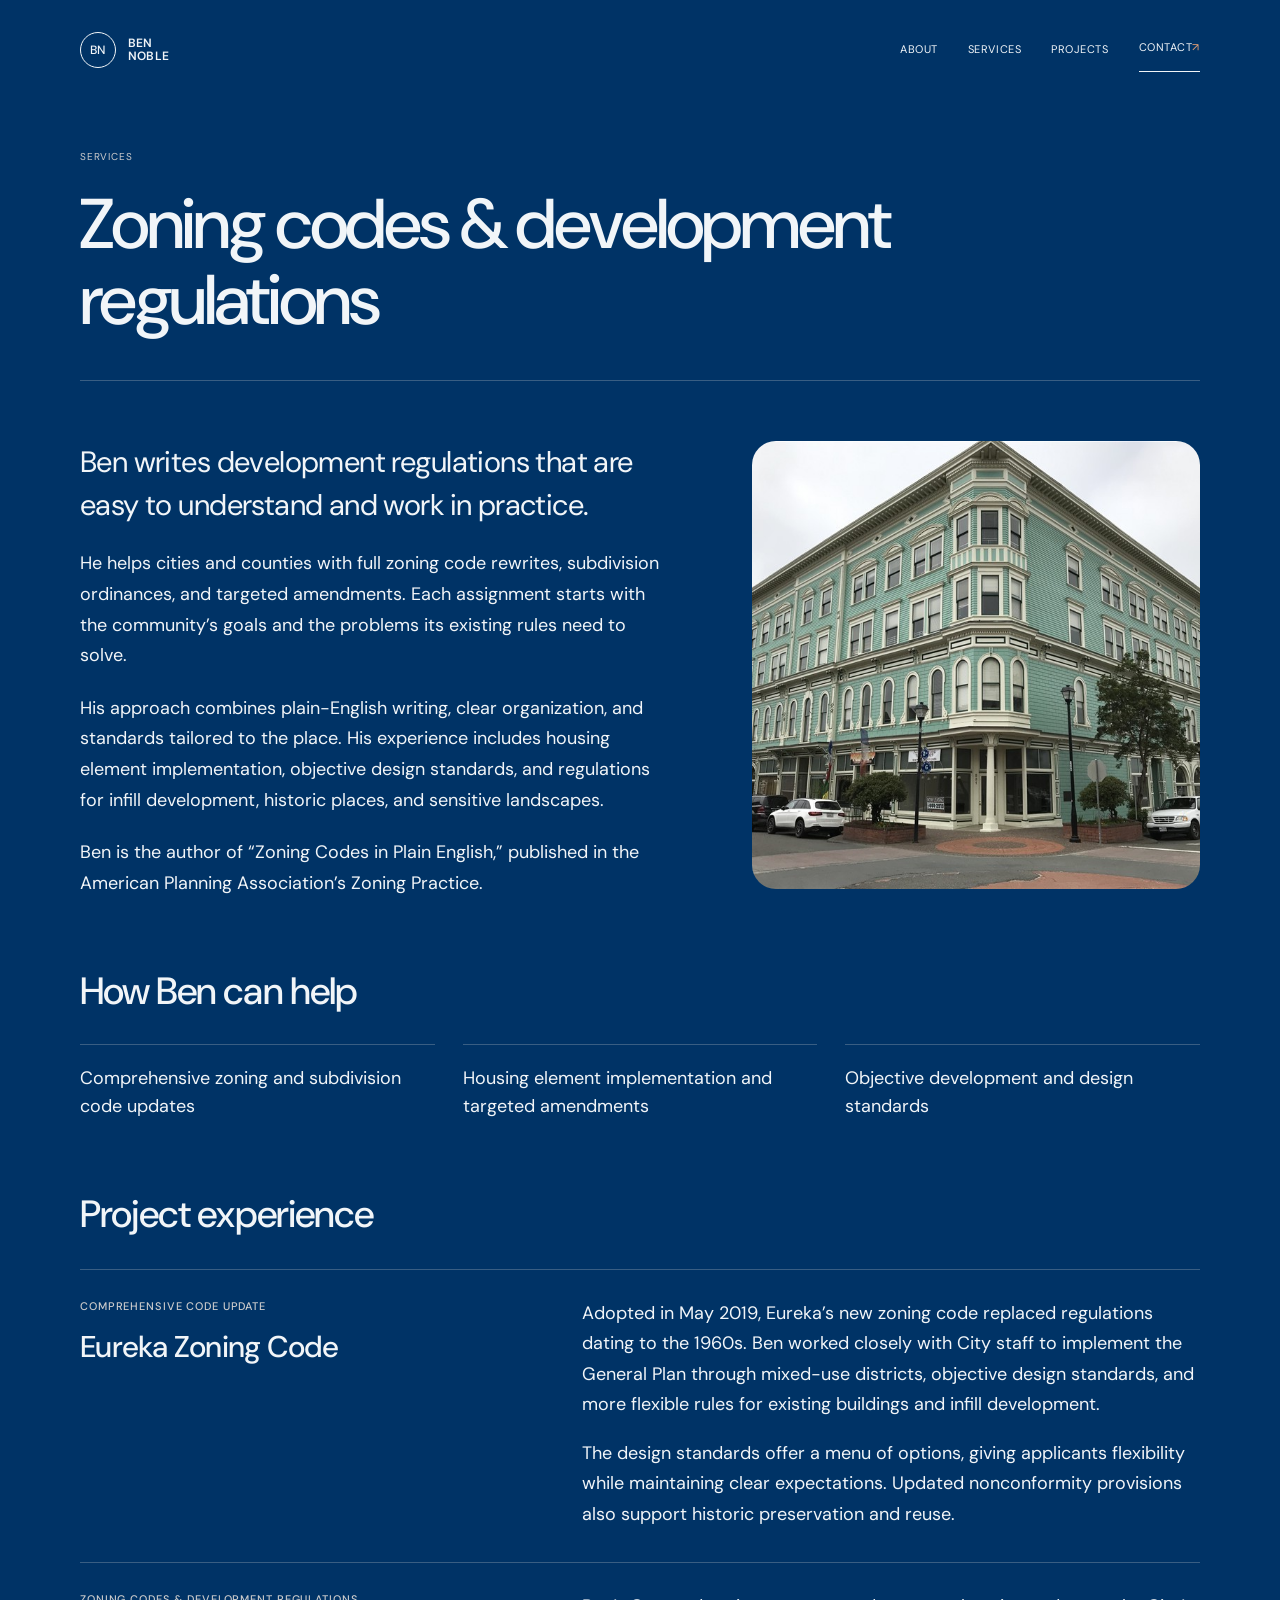
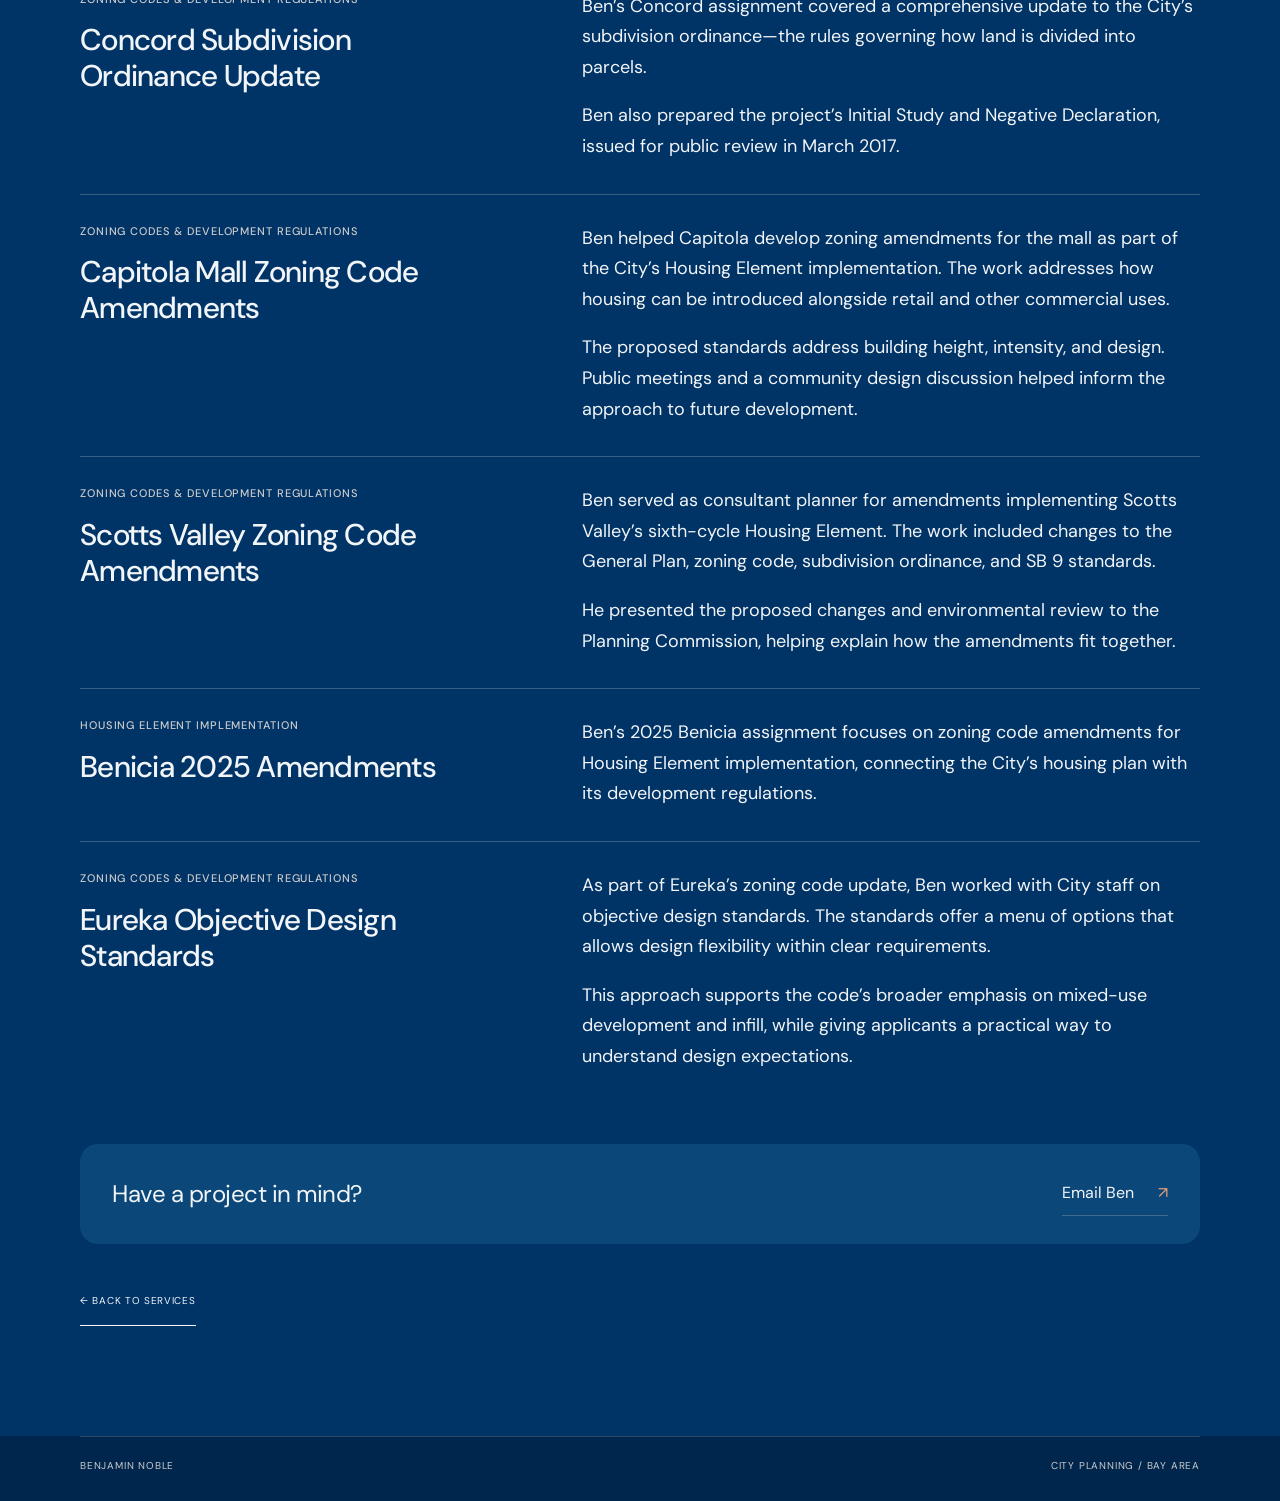
<file: policy.html>
<!doctype html>
<html lang="en">
  <head>
    <meta charset="UTF-8" />
    <meta name="viewport" content="width=device-width, initial-scale=1.0" />
    <meta name="description" content="Ben Noble writes clear, practical zoning codes and development regulations for California cities and counties." />
    <title>Zoning codes &amp; development regulations — Benjamin Noble</title>
    <link rel="preconnect" href="https://fonts.googleapis.com" />
    <link rel="preconnect" href="https://fonts.gstatic.com" crossorigin />
    <link href="https://fonts.googleapis.com/css2?family=DM+Sans:wght@400;500;600&display=swap" rel="stylesheet" />
    <link rel="stylesheet" href="styles.css?v=mobile-arrows-1" />
  </head>
  <body class="detail-page service-page">
    <a class="skip-link" href="#main">Skip to content</a>
    <header class="site-header">
      <div class="shell header-inner">
        <a class="wordmark" href="index.html" aria-label="Ben Noble home"><span class="wordmark-mark" aria-hidden="true">BN</span><span>Ben<br />Noble</span></a>
        <button class="menu-toggle" type="button" aria-expanded="false" aria-controls="site-nav"><span class="menu-toggle-label">Menu</span><span class="menu-toggle-icon" aria-hidden="true"><i></i><i></i></span></button>
        <nav class="site-nav" id="site-nav" aria-label="Primary navigation">
          <a href="index.html#about">About</a>
          <a href="index.html#projects">Services</a>
          <a href="index.html#selected-projects">Projects</a>
          <a class="nav-contact" href="index.html#contact">Contact <span aria-hidden="true">↗</span></a>
        </nav>
      </div>
    </header>
    <main class="detail-main" id="main">
      <div class="shell">
        <section class="detail-hero" aria-labelledby="service-title">
          <p class="detail-index">Services</p>
          <h1 id="service-title">Zoning codes &amp; development regulations</h1>
        </section>
        <div class="service-overview">
          <div class="service-copy">
            <p class="service-lead">Ben writes development regulations that are easy to understand and work in practice.</p>
            <p>He helps cities and counties with full zoning code rewrites, subdivision ordinances, and targeted amendments. Each assignment starts with the community’s goals and the problems its existing rules need to solve.</p>
            <p>His approach combines plain-English writing, clear organization, and standards tailored to the place. His experience includes housing element implementation, objective design standards, and regulations for infill development, historic places, and sensitive landscapes.</p>
            <p>Ben is the author of “Zoning Codes in Plain English,” published in the American Planning Association’s Zoning Practice.</p>
          </div>
          <img src="images/policy.jpg" alt="Historic corner building in Eureka" width="640" height="640" />
        </div>
          <section class="service-scope" aria-labelledby="scope-title">
            <h2 id="scope-title">How Ben can help</h2>
            <ul>
              <li>Comprehensive zoning and subdivision code updates</li>
              <li>Housing element implementation and targeted amendments</li>
              <li>Objective development and design standards</li>
            </ul>
          </section>
          <section class="service-projects" aria-labelledby="experience-title">
            <h2 id="experience-title">Project experience</h2>
            <article class="experience-entry" id="eureka-zoning">
              <div><p class="project-type">Comprehensive code update</p><h3>Eureka Zoning Code</h3></div>
              <div><p>Adopted in May 2019, Eureka’s new zoning code replaced regulations dating to the 1960s. Ben worked closely with City staff to implement the General Plan through mixed-use districts, objective design standards, and more flexible rules for existing buildings and infill development.</p>
              <p>The design standards offer a menu of options, giving applicants flexibility while maintaining clear expectations. Updated nonconformity provisions also support historic preservation and reuse.</p></div>
            </article>
            <article class="experience-entry" id="concord-subdivision">
              <div><p class="project-type">Zoning codes &amp; development regulations</p><h3>Concord Subdivision Ordinance Update</h3></div>
              <div><p>Ben’s Concord assignment covered a comprehensive update to the City’s subdivision ordinance—the rules governing how land is divided into parcels.</p>
              <p>Ben also prepared the project’s Initial Study and Negative Declaration, issued for public review in March 2017.</p></div>
            </article>
            <article class="experience-entry" id="capitola-mall">
              <div><p class="project-type">Zoning codes &amp; development regulations</p><h3>Capitola Mall Zoning Code Amendments</h3></div>
              <div><p>Ben helped Capitola develop zoning amendments for the mall as part of the City’s Housing Element implementation. The work addresses how housing can be introduced alongside retail and other commercial uses.</p>
              <p>The proposed standards address building height, intensity, and design. Public meetings and a community design discussion helped inform the approach to future development.</p></div>
            </article>
            <article class="experience-entry" id="scotts-valley-amendments">
              <div><p class="project-type">Zoning codes &amp; development regulations</p><h3>Scotts Valley Zoning Code Amendments</h3></div>
              <div><p>Ben served as consultant planner for amendments implementing Scotts Valley’s sixth-cycle Housing Element. The work included changes to the General Plan, zoning code, subdivision ordinance, and SB 9 standards.</p>
              <p>He presented the proposed changes and environmental review to the Planning Commission, helping explain how the amendments fit together.</p></div>
            </article>
            <article class="experience-entry" id="benicia-2025">
              <div><p class="project-type">Housing element implementation</p><h3>Benicia 2025 Amendments</h3></div>
              <div><p>Ben’s 2025 Benicia assignment focuses on zoning code amendments for Housing Element implementation, connecting the City’s housing plan with its development regulations.</p></div>
            </article>
            <article class="experience-entry" id="eureka-design-standards">
              <div><p class="project-type">Zoning codes &amp; development regulations</p><h3>Eureka Objective Design Standards</h3></div>
              <div><p>As part of Eureka’s zoning code update, Ben worked with City staff on objective design standards. The standards offer a menu of options that allows design flexibility within clear requirements.</p>
              <p>This approach supports the code’s broader emphasis on mixed-use development and infill, while giving applicants a practical way to understand design expectations.</p></div>
            </article>
          </section>
        <div class="service-next-step">
          <p>Have a project in mind?</p>
          <a href="mailto:bnoble@bnplanning.com">Email Ben <span aria-hidden="true">↗</span></a>
        </div>
        <a class="detail-return" href="index.html#projects">← Back to services</a>
      </div>
    </main>
    <footer class="site-footer"><div class="shell footer-inner"><span>Benjamin Noble</span><span>City planning / Bay Area</span></div></footer>
    <script src="script.js?v=mobile-audit-1"></script>
  </body>
</html>
</file>
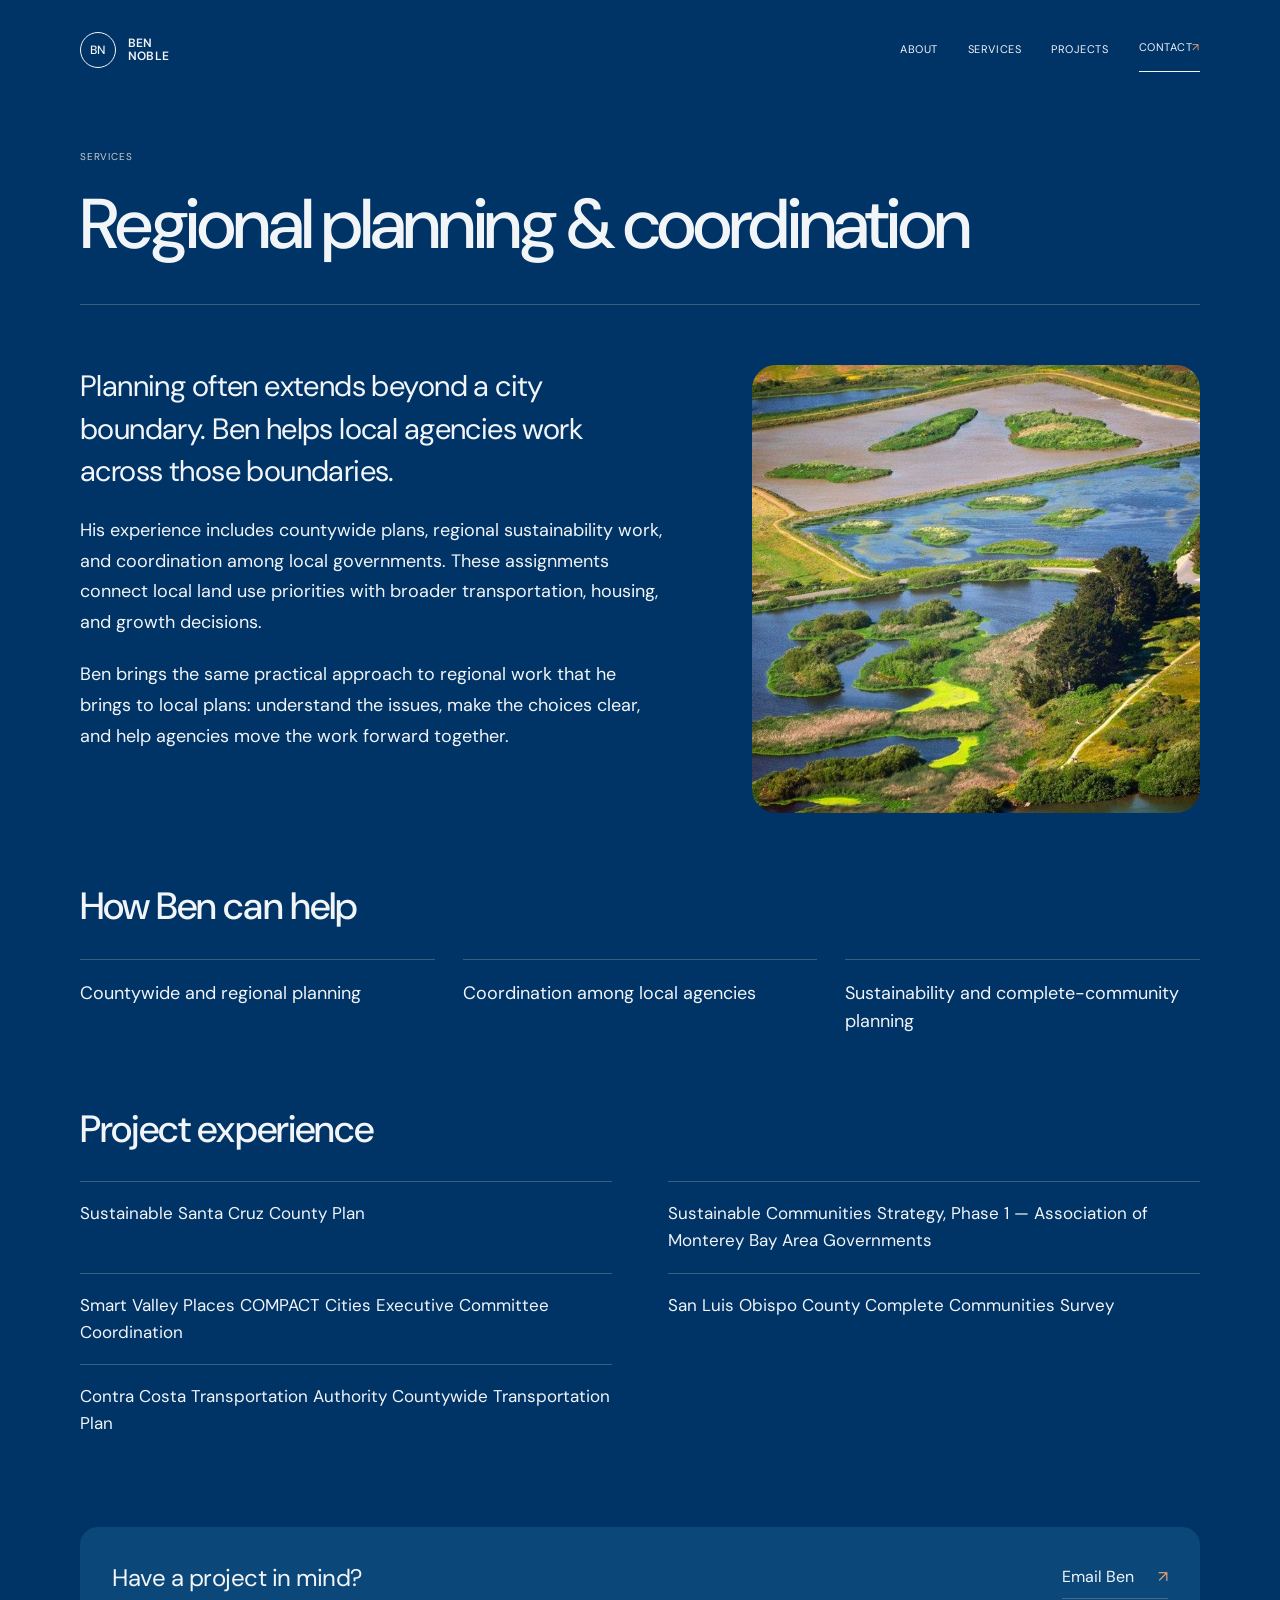
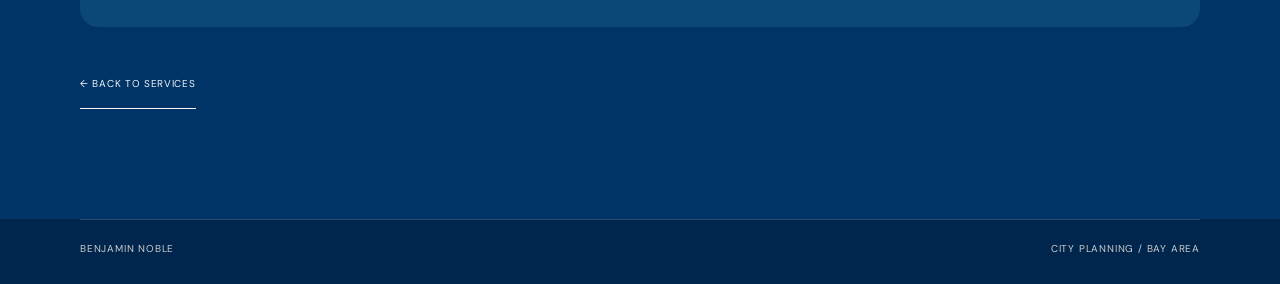
<file: regional-planning.html>
<!doctype html>
<html lang="en">
  <head>
    <meta charset="UTF-8" />
    <meta name="viewport" content="width=device-width, initial-scale=1.0" />
    <meta name="description" content="Ben Noble’s experience in countywide planning, regional sustainability, and coordination among local agencies." />
    <title>Regional planning &amp; coordination — Benjamin Noble</title>
    <link rel="preconnect" href="https://fonts.googleapis.com" />
    <link rel="preconnect" href="https://fonts.gstatic.com" crossorigin />
    <link href="https://fonts.googleapis.com/css2?family=DM+Sans:wght@400;500;600&display=swap" rel="stylesheet" />
    <link rel="stylesheet" href="styles.css?v=mobile-arrows-1" />
  </head>
  <body class="detail-page service-page">
    <a class="skip-link" href="#main">Skip to content</a>
    <header class="site-header">
      <div class="shell header-inner">
        <a class="wordmark" href="index.html" aria-label="Ben Noble home"><span class="wordmark-mark" aria-hidden="true">BN</span><span>Ben<br />Noble</span></a>
        <button class="menu-toggle" type="button" aria-expanded="false" aria-controls="site-nav"><span class="menu-toggle-label">Menu</span><span class="menu-toggle-icon" aria-hidden="true"><i></i><i></i></span></button>
        <nav class="site-nav" id="site-nav" aria-label="Primary navigation">
          <a href="index.html#about">About</a>
          <a href="index.html#projects">Services</a>
          <a href="index.html#selected-projects">Projects</a>
          <a class="nav-contact" href="index.html#contact">Contact <span aria-hidden="true">↗</span></a>
        </nav>
      </div>
    </header>
    <main class="detail-main" id="main">
      <div class="shell">
        <section class="detail-hero" aria-labelledby="service-title">
          <p class="detail-index">Services</p>
          <h1 id="service-title">Regional planning &amp; coordination</h1>
        </section>
        <div class="service-overview">
          <div class="service-copy">
            <p class="service-lead">Planning often extends beyond a city boundary. Ben helps local agencies work across those boundaries.</p>
            <p>His experience includes countywide plans, regional sustainability work, and coordination among local governments. These assignments connect local land use priorities with broader transportation, housing, and growth decisions.</p>
            <p>Ben brings the same practical approach to regional work that he brings to local plans: understand the issues, make the choices clear, and help agencies move the work forward together.</p>
          </div>
          <img src="images/regional.jpg" alt="Wetlands and waterways in Arcata" width="640" height="640" />
        </div>
          <section class="service-scope" aria-labelledby="scope-title">
            <h2 id="scope-title">How Ben can help</h2>
            <ul>
              <li>Countywide and regional planning</li>
              <li>Coordination among local agencies</li>
              <li>Sustainability and complete-community planning</li>
            </ul>
          </section>
          <section class="related-projects" aria-labelledby="related-title">
            <h2 id="related-title">Project experience</h2>
            <ul>
              <li>Sustainable Santa Cruz County Plan</li>
              <li>Sustainable Communities Strategy, Phase 1 — Association of Monterey Bay Area Governments</li>
              <li>Smart Valley Places COMPACT Cities Executive Committee Coordination</li>
              <li>San Luis Obispo County Complete Communities Survey</li>
              <li>Contra Costa Transportation Authority Countywide Transportation Plan</li>
            </ul>
          </section>
        <div class="service-next-step">
          <p>Have a project in mind?</p>
          <a href="mailto:bnoble@bnplanning.com">Email Ben <span aria-hidden="true">↗</span></a>
        </div>
        <a class="detail-return" href="index.html#projects">← Back to services</a>
      </div>
    </main>
    <footer class="site-footer"><div class="shell footer-inner"><span>Benjamin Noble</span><span>City planning / Bay Area</span></div></footer>
    <script src="script.js?v=mobile-audit-1"></script>
  </body>
</html>
</file>
<file: styles.css>
:root {
  --paper: #003366;
  --ink: #f1f5f8;
  --muted: #CCCCCC;
  --line: rgba(204, 204, 204, .28);
  --sage: #426b91;
  --navy: #00264d;
  --coral: #e7a075;
  --shell: min(1120px, calc(100vw - 80px));
  --sans: "DM Sans", Arial, sans-serif;
  --motion-ease: cubic-bezier(.22, 1, .36, 1);
}

* { box-sizing: border-box; }
html { scroll-behavior: smooth; }
body { margin: 0; background: var(--paper); color: var(--ink); font-family: var(--sans); font-size: 16px; line-height: 1.4; }
a { color: inherit; text-decoration: none; }
a:focus-visible, button:focus-visible { outline: 2px solid var(--coral); outline-offset: 5px; }
.shell { width: var(--shell); margin: 0 auto; }
.skip-link { position: fixed; left: 1rem; top: -5rem; z-index: 20; padding: .65rem 1rem; background: var(--ink); color: var(--paper); }
.skip-link:focus { top: 1rem; }
.site-header { position: absolute; z-index: 5; top: 0; width: 100%; }
.header-inner { display: flex; align-items: center; justify-content: space-between; padding: 28px 0; }
.wordmark { display: flex; align-items: center; gap: 12px; font-size: 12px; line-height: 1.05; font-weight: 600; letter-spacing: .02em; text-transform: uppercase; }
.wordmark-mark { display: grid; width: 36px; height: 36px; place-items: center; border: 1px solid var(--ink); border-radius: 50%; font-family: var(--sans); font-size: 12px; font-weight: 500; }
.site-nav { display: flex; align-items: center; gap: 30px; font-family: var(--sans); font-size: 11px; text-transform: uppercase; letter-spacing: .05em; }
.site-nav a { transition: color .2s ease; }
.site-nav a:hover { color: var(--coral); }
.nav-contact { border-bottom: 1px solid currentColor; padding-bottom: 3px; }
.menu-toggle { display: none; border: 0; background: none; color: inherit; font: inherit; }
.hero { min-height: 640px; padding: 125px 0 45px; }
.hero-grid { display: grid; grid-template-columns: 1fr .93fr; align-items: center; gap: 9%; }
.eyebrow, .section-index, .art-label, .project-caption, .footer-inner { font-family: var(--sans); font-size: 10px; letter-spacing: .08em; text-transform: uppercase; }
.eyebrow { display: flex; align-items: center; gap: 13px; margin: 0 0 30px; color: var(--muted); }
.eyebrow span { color: var(--coral); }
h1, h2 { margin: 0; font-weight: 500; letter-spacing: -.045em; line-height: .92; }
h1 { font-size: clamp(58px, 8.2vw, 112px); }
h2 { font-size: clamp(54px, 7vw, 92px); }
h1 em, h2 em { font-family: var(--sans); font-style: normal; font-weight: 500; letter-spacing: -.06em; }
.hero-bottom { display: flex; align-items: center; justify-content: space-between; max-width: 390px; margin-top: 52px; }
.circle-link { display: grid; width: 52px; height: 52px; place-items: center; border: 1px solid var(--ink); border-radius: 50%; font-size: 22px; transition: background .2s ease, color .2s ease; }
.circle-link:hover { background: var(--ink); color: var(--paper); }
.hero-art { position: relative; max-width: 620px; aspect-ratio: 620 / 680; background: var(--sage); overflow: hidden; }
.hero-art svg { display: block; width: 100%; height: 100%; }
.art-label { position: absolute; z-index: 1; color: var(--navy); }
.art-label-top { top: 22px; left: 22px; }
.art-label-bottom { right: 22px; bottom: 22px; writing-mode: vertical-rl; transform: rotate(180deg); }
.section-rule { border-top: 1px solid var(--line); }
.split-layout { display: grid; grid-template-columns: 1fr 2.2fr; gap: 9%; }
.intro { padding: 82px 0 92px; }
.section-index { margin: 8px 0 0; color: var(--muted); }
.intro-content { max-width: 680px; }
.intro-meta { display: flex; align-items: center; gap: 28px; margin-top: 38px; }
.placeholder-copy { margin: 0; color: var(--muted); font-family: var(--sans); font-size: 11px; text-transform: uppercase; letter-spacing: .08em; }
.line-arrow { color: var(--coral); font-size: 26px; }
.services { padding: 84px 0 92px; background: #0b4778; }
.section-heading { align-items: start; }
.section-heading h2 { margin-top: 30px; }
.service-list { margin: 58px 0 0 31.4%; border-top: 1px solid var(--line); }
.service-item { display: grid; grid-template-columns: 1fr 30px; align-items: center; gap: 22px; padding: 24px 0; border-bottom: 1px solid var(--line); transition: color .2s ease; }
.service-item:is(:hover, :focus-visible) { color: var(--coral); }
.service-arrow { font-family: var(--sans); font-size: 10px; }
.service-name { font-family: var(--sans); font-size: clamp(25px, 3vw, 40px); }
.service-arrow { font-size: 20px; text-align: right; }
.service-detail-grid { display: grid; grid-template-columns: repeat(2, 1fr); gap: 1px; margin: 48px 0 0 31.4%; background: var(--line); border: 1px solid var(--line); }
.service-detail { min-height: 180px; padding: 22px 24px 20px; background: #0b4778; scroll-margin-top: 24px; }
.detail-placeholder, .detail-back { margin: 0; color: var(--muted); font-family: var(--sans); font-size: 10px; letter-spacing: .07em; text-transform: uppercase; }
.service-detail h3 { margin: 26px 0 12px; font-family: var(--sans); font-size: clamp(25px, 3vw, 38px); font-weight: 500; letter-spacing: -.04em; }
.detail-back { display: inline-block; margin-top: 30px; border-bottom: 1px solid currentColor; padding-bottom: 3px; transition: color .2s ease; }
.detail-back:hover { color: var(--coral); }
.projects { padding: 84px 0 95px; }
.projects-heading { display: flex; align-items: baseline; justify-content: space-between; }
.text-link { font-family: var(--sans); font-size: 10px; text-transform: uppercase; letter-spacing: .07em; border-bottom: 1px solid currentColor; padding-bottom: 4px; }
.project-grid { display: grid; grid-template-columns: 1.2fr .8fr; gap: 7%; align-items: start; margin-top: 58px; }
.project-card { display: block; }
.project-card-small { margin-top: 68px; }
.project-card-offset { margin-top: 145px; }
.project-visual { position: relative; display: flex; align-items: end; min-height: 330px; overflow: hidden; }
.project-card-large .project-visual { min-height: 390px; }
.project-visual span { position: relative; z-index: 1; margin: 22px; font-family: var(--sans); font-size: 10px; letter-spacing: .07em; line-height: 1.45; text-transform: uppercase; }
.visual-terrace { background: #315f86; }
.visual-terrace::before { position: absolute; inset: 18% -10% 0; content: ""; background: repeating-linear-gradient(155deg, transparent 0 48px, rgba(204,204,204,.65) 49px 51px); transform: rotate(-13deg); }
.visual-block { background: var(--navy); color: var(--ink); }
.visual-block::before { position: absolute; inset: 0; content: ""; background: linear-gradient(135deg, transparent 0 29%, rgba(227,125,84,.86) 30% 48%, transparent 49% 100%), linear-gradient(25deg, transparent 0 55%, rgba(204,204,204,.5) 56% 67%, transparent 68%); }
.visual-grid { background: #214f7e; }
.visual-grid::before { position: absolute; inset: 0; content: ""; background: linear-gradient(90deg, transparent 49.5%, rgba(0,51,102,.45) 50% 50.5%, transparent 51%), linear-gradient(0deg, transparent 49.5%, rgba(0,51,102,.45) 50% 50.5%, transparent 51%); background-size: 54px 54px; transform: rotate(18deg) scale(1.3); }
.project-caption { display: flex; justify-content: space-between; padding-top: 15px; color: var(--muted); }
.contact { padding: 86px 0 92px; background: var(--navy); color: var(--ink); }
.contact-inner { display: grid; grid-template-columns: 1fr 2.2fr; gap: 9%; }
.contact .section-index { color: #CCCCCC; }
.contact h2 { grid-column: 2; margin-top: 34px; }
.contact-link { grid-column: 2; width: max-content; margin-top: 36px; border-bottom: 1px solid currentColor; padding-bottom: 7px; font-family: var(--sans); font-size: 11px; text-transform: uppercase; letter-spacing: .08em; }
.contact-link span { color: var(--coral); margin-left: 20px; font-size: 17px; }
.site-footer { background: var(--navy); color: #CCCCCC; }
.footer-inner { display: flex; justify-content: space-between; gap: 20px; padding: 22px 0 28px; border-top: 1px solid rgba(204,204,204,.22); }
@media (max-width: 760px) {
  :root { --shell: min(100% - 40px, 600px); }
  .header-inner { padding: 22px 0; }
  .menu-toggle { display: flex; align-items: center; gap: 11px; cursor: pointer; font-family: var(--sans); font-size: 10px; letter-spacing: .07em; text-transform: uppercase; }
  .menu-toggle-icon { display: grid; gap: 5px; }
  .menu-toggle-icon i { display: block; width: 22px; height: 1px; background: currentColor; transition: transform .2s ease; }
  .site-nav { position: absolute; top: 78px; left: 20px; right: 20px; display: grid; gap: 0; padding: 10px 0; background: var(--paper); border: 1px solid var(--line); visibility: hidden; opacity: 0; pointer-events: none; transform: translateY(-6px); transition: opacity .2s ease, transform .25s var(--motion-ease), visibility .2s; }
  .site-nav.is-open { visibility: visible; opacity: 1; pointer-events: auto; transform: translateY(0); }
  .menu-toggle[aria-expanded="true"] .menu-toggle-icon i:first-child { transform: translateY(3px) rotate(45deg); }
  .menu-toggle[aria-expanded="true"] .menu-toggle-icon i:last-child { transform: translateY(-3px) rotate(-45deg); }
  .site-nav a { padding: 15px 18px; border-bottom: 1px solid var(--line); }
  .site-nav a:last-child { border-bottom: 0; }
  .nav-contact { border-bottom: 0; }
  .hero { min-height: auto; padding: 112px 0 52px; }
  .hero-grid { display: flex; flex-direction: column; align-items: stretch; gap: 58px; }
  h1 { font-size: clamp(60px, 18vw, 105px); }
  .hero-bottom { margin-top: 46px; }
  .hero-art { width: 82%; margin-left: auto; }
  .split-layout, .contact-inner { grid-template-columns: 1fr; gap: 50px; }
  .intro, .services, .projects { padding: 68px 0 76px; }
  .section-heading h2 { margin-top: 0; }
  .service-list { margin: 48px 0 0; }
  .service-detail-grid { grid-template-columns: 1fr; margin: 32px 0 0; }
  .project-grid { display: block; margin-top: 48px; }
  .project-card-small, .project-card-offset { margin-top: 48px; }
  .project-card-large .project-visual { min-height: 330px; }
  .project-visual { min-height: 240px; }
  .contact { padding: 68px 0 76px; }
  .contact h2, .contact-link { grid-column: 1; margin-top: 0; }
  .contact-link { margin-top: 30px; }
  .footer-inner { flex-wrap: wrap; font-size: 9px; }
}

.detail-page { min-height: 100vh; background: var(--paper); }
.detail-main { padding: 150px 0 110px; }
.detail-hero { display: grid; grid-template-columns: 1fr 2.2fr; gap: 9%; align-items: end; padding-bottom: 72px; border-bottom: 1px solid var(--line); }
.detail-hero h1 { font-size: clamp(64px, 9vw, 126px); }
.detail-kicker { margin: 0 0 24px; color: var(--muted); font-family: var(--sans); font-size: 10px; letter-spacing: .08em; text-transform: uppercase; }
.detail-intro { display: flex; align-items: end; justify-content: space-between; gap: 35px; }
.detail-intro p { max-width: 260px; margin: 0; color: var(--muted); font-family: var(--sans); font-size: 11px; line-height: 1.6; text-transform: uppercase; letter-spacing: .05em; }
.detail-index { margin: 0; color: var(--muted); font-family: var(--sans); font-size: 10px; letter-spacing: .08em; text-transform: uppercase; }
.detail-panels { display: grid; grid-template-columns: repeat(3, 1fr); gap: 1px; margin-top: 72px; background: var(--line); border: 1px solid var(--line); }
.detail-panel { min-height: 210px; padding: 24px; background: #0b4778; }
.detail-panel h2 { margin-top: 56px; font-size: clamp(29px, 3vw, 44px); }
.detail-return { display: inline-block; margin-top: 72px; border-bottom: 1px solid currentColor; padding-bottom: 5px; font-family: var(--sans); font-size: 10px; letter-spacing: .07em; text-transform: uppercase; }
.detail-return:hover { color: var(--coral); }

.text-link, .contact-link, .detail-return, .project-caption { transition: color .2s ease; }
.text-link:is(:hover, :focus-visible), .contact-link:is(:hover, :focus-visible), .project-card:is(:hover, :focus-visible) .project-caption { color: var(--coral); }

/* Small, one-step feedback; transforms leave the surrounding layout in place. */
@media (prefers-reduced-motion: no-preference) {
  .service-name, .service-arrow, .circle-link span, .contact-link span, .project-caption span:last-child { display: inline-block; transition: transform .3s var(--motion-ease); }
  .project-visual { transition: transform .35s var(--motion-ease); }
  .service-item:focus-visible .service-name { transform: translateX(4px); }
  .service-item:focus-visible .service-arrow, .contact-link:focus-visible span, .project-card:focus-visible .project-caption span:last-child { transform: translate(2px, -2px); }
  @media (hover: hover) and (pointer: fine) {
    .service-item:hover .service-name { transform: translateX(4px); }
    .service-item:hover .service-arrow, .contact-link:hover span, .project-card:hover .project-caption span:last-child { transform: translate(2px, -2px); }
    .circle-link:hover span { transform: translateY(3px); }
    .project-card:hover .project-visual { transform: translateY(-3px); }
  }
}

@media (prefers-reduced-motion: reduce) {
  html { scroll-behavior: auto; }
  *, *::before, *::after { animation: none !important; transition: none !important; }
  .site-nav { transform: none; }
}
@media (max-width: 760px) {
  .detail-main { padding: 110px 0 70px; }
  .detail-hero { grid-template-columns: 1fr; gap: 45px; padding-bottom: 50px; }
  .detail-intro { display: block; }
  .detail-intro p { margin-top: 30px; }
  .detail-panels { grid-template-columns: 1fr; margin-top: 48px; }
  .detail-panel { min-height: 160px; }
  .detail-panel h2 { margin-top: 35px; }
  .detail-return { margin-top: 48px; }
}

/* Category gallery inspired by the Our Work reference. */
.work-shell { max-width: 940px; }
.work-heading { text-align: center; margin-bottom: 58px; }
.work-heading .section-index { margin: 0 0 20px; }
.work-heading h2 { font-size: clamp(42px, 5vw, 66px); line-height: 1.1; letter-spacing: -.035em; }
.work-grid { display: grid; grid-template-columns: repeat(2, minmax(0, 1fr)); gap: 56px 64px; }
.work-card { display: block; min-width: 0; text-align: center; }
.work-visual { position: relative; aspect-ratio: 1 / 1; overflow: hidden; border-radius: 30px; isolation: isolate; }
.work-visual::before { z-index: -1; }
.work-number { position: absolute; top: 24px; left: 26px; font-size: 13px; letter-spacing: .1em; opacity: .8; }
.work-symbol { position: absolute; inset: 0; display: grid; place-items: center; font-size: clamp(100px, 15vw, 190px); font-weight: 400; line-height: 1; color: #f1f5f8; }
.work-card h3 { display: flex; align-items: center; justify-content: center; gap: 14px; margin: 22px 0 0; color: var(--ink); font-size: 15px; font-weight: 500; line-height: 1.5; letter-spacing: .12em; text-transform: uppercase; }
.work-card h3 span { color: var(--coral); }
.visual-community { background: #315f86; }
.visual-community::before { position: absolute; content: ""; inset: -25%; background: repeating-radial-gradient(circle at center, transparent 0 37px, rgba(204,204,204,.24) 38px 40px, transparent 41px 75px); }
.work-card:is(:hover, :focus-visible) h3 { color: var(--coral); }
@media (prefers-reduced-motion: no-preference) {
  .work-visual, .work-card h3 { transition: transform .3s var(--motion-ease), color .2s ease; }
  .work-card:is(:hover, :focus-visible) .work-visual { transform: translateY(-4px); }
}
@media (max-width: 760px) {
  .work-grid { gap: 38px 24px; }
  .work-heading { margin-bottom: 38px; }
  .work-visual { border-radius: 22px; }
  .work-number { top: 16px; left: 18px; font-size: 10px; }
  .work-symbol { font-size: clamp(70px, 18vw, 130px); }
  .work-card h3 { font-size: 12px; letter-spacing: .06em; gap: 8px; }
}
@media (max-width: 420px) {
  .work-grid { grid-template-columns: 1fr; gap: 36px; }
  .work-visual { aspect-ratio: 6 / 5; }
  .work-symbol { font-size: 130px; }
}

.work-visual img { display: block; width: 100%; height: 100%; object-fit: cover; }

.work-card h3 { max-width: 390px; margin-left: auto; margin-right: auto; align-items: baseline; }
.work-card h3 span { flex-shrink: 0; }
.service-overview { display: grid; grid-template-columns: 1fr 1fr; gap: 8%; align-items: start; margin-top: 60px; }
.service-overview p { font-size: clamp(20px, 2.3vw, 30px); line-height: 1.5; margin: 0; }
.service-overview img { display: block; width: 100%; height: auto; border-radius: 24px; }
.detail-hero h1 { font-size: clamp(42px, 6vw, 84px); line-height: 1.04; overflow-wrap: break-word; }
@media (max-width: 760px) { .service-overview { grid-template-columns: 1fr; gap: 35px; margin-top: 40px; } }

/* Four services above three centered services on desktop. */
.work-shell { max-width: 1120px; }
.work-grid { grid-template-columns: repeat(8, minmax(0, 1fr)); gap: 44px 28px; }
.work-card { grid-column: span 2; }
.work-card:nth-child(5) { grid-column: 2 / span 2; }
.work-card h3 { font-size: 12px; letter-spacing: .06em; gap: 8px; }
.work-visual { border-radius: 24px; }
@media (max-width: 900px) and (min-width: 761px) {
  .work-grid { grid-template-columns: repeat(3, minmax(0, 1fr)); gap: 36px 24px; }
  .work-card, .work-card:nth-child(5) { grid-column: auto; }
  .work-card:last-child { grid-column: 2; }
}
@media (max-width: 760px) {
  .work-grid { grid-template-columns: repeat(2, minmax(0, 1fr)); gap: 36px 24px; }
  .work-card, .work-card:nth-child(5), .work-card:last-child { grid-column: auto; }
}
@media (max-width: 420px) {
  .work-grid { grid-template-columns: 1fr; }
}

/* A shared alignment and compact two-column service directory. */
.services-heading { max-width: 760px; }
.services-heading .eyebrow { margin-bottom: 22px; }
.services-heading h2 { font-size: clamp(44px, 5.5vw, 76px); line-height: 1.05; }
.services .service-list { display: grid; grid-template-columns: repeat(2, minmax(0, 1fr)); column-gap: 54px; margin: 48px 0 0; border-top: 0; }
.services .service-item { grid-template-columns: minmax(0, 1fr) 24px; min-height: 108px; padding: 24px 0; border-top: 1px solid var(--line); border-bottom: 0; }
.services .service-name { font-size: clamp(20px, 2.1vw, 28px); line-height: 1.3; letter-spacing: -.02em; }
.services .service-arrow { font-size: 20px; }
@media (max-width: 760px) {
  .services .service-list { grid-template-columns: 1fr; margin-top: 34px; }
  .services .service-item { min-height: 84px; padding: 20px 0; }
}

/* Full-width city photograph with a centered title, in the site's navy palette. */
.home-page .site-header { position: relative; background: var(--navy); }
.hero-photo { position: relative; isolation: isolate; display: grid; align-items: center; min-height: 650px; min-height: clamp(560px, 78svh, 850px); padding: 90px 0 110px; overflow: hidden; background: var(--navy); color: #fff; }
.hero-background { position: absolute; z-index: -2; inset: 0; width: 100%; height: 100%; object-fit: cover; object-position: center 36%; }
.hero-photo::before { content: ""; position: absolute; z-index: -1; inset: 0; background: linear-gradient(180deg, rgba(0,38,77,.32), rgba(0,38,77,.32) 35%, rgba(0,38,77,.75)); }
.hero-photo-content { text-align: center; padding: 25px 0; text-shadow: 0 2px 24px rgba(0,0,0,.35); }
.hero-location { margin: 0 0 28px; font-size: 12px; font-weight: 500; text-transform: uppercase; letter-spacing: .22em; }
.hero-photo h1 { font-size: clamp(64px, 8vw, 118px); font-weight: 500; line-height: 1.04; letter-spacing: -.045em; }
.hero-discipline { margin: 22px 0 0; font-size: clamp(24px, 3vw, 38px); line-height: 1.25; letter-spacing: -.02em; }
.hero-services-link { display: inline-flex; align-items: center; gap: 24px; padding: 12px 0; margin-top: 38px; border-bottom: 1px solid rgba(255,255,255,.7); font-size: 12px; text-transform: uppercase; letter-spacing: .12em; }
.hero-services-link span { color: var(--coral); font-size: 19px; }
.hero-services-link:is(:hover,:focus-visible) { color: var(--coral); }
.hero-photo-credit { position: absolute; right: 28px; bottom: 20px; font-size: 10px; color: rgba(255,255,255,.8); }
.hero-photo-credit:hover { color: #fff; }
@media (max-width: 760px) {
  .hero-photo { min-height: 610px; min-height: min(78svh, 720px); padding: 84px 0 100px; }
  .hero-background { object-position: 53% center; }
  .hero-location { font-size: 10px; letter-spacing: .16em; }
  .hero-photo h1 { font-size: clamp(56px, 14vw, 88px); }
  .hero-photo-credit { right: 20px; left: 20px; bottom: 16px; text-align: center; font-size: 9px; }
}

/* Responsive safeguards and comfortably sized navigation controls. */
img { max-width: 100%; }
.detail-hero > *, .service-overview > *, .contact-inner > * { min-width: 0; }
h1, h2 { overflow-wrap: break-word; }
.site-nav a, .detail-return, .contact-link { min-height: 44px; display: inline-flex; align-items: center; }
@media (max-width: 760px) {
  .header-inner { padding: 18px 0; }
  .menu-toggle { min-height: 44px; min-width: 88px; justify-content: flex-end; padding: 10px 0 10px 10px; }
  .wordmark { min-height: 44px; }
  .intro h2, .contact h2 { font-size: clamp(42px, 10vw, 72px); line-height: 1.02; }
  .work-visual { aspect-ratio: 1; }
  html:not(.js) .header-inner { flex-wrap: wrap; gap: 20px; }
  html:not(.js) .menu-toggle { display: none; }
  html:not(.js) .site-nav { position: static; width: 100%; visibility: visible; opacity: 1; pointer-events: auto; transform: none; }
}


/* Content pages: a shared reading rhythm for biography, services, and projects. */
.visually-hidden { position: absolute; width: 1px; height: 1px; padding: 0; margin: -1px; overflow: hidden; clip-path: inset(50%); white-space: nowrap; border: 0; }
.content-title { font-size: clamp(42px, 5vw, 66px); line-height: 1.08; letter-spacing: -.035em; }
.section-description { max-width: 680px; margin: 24px 0 0; color: var(--muted); font-size: 18px; line-height: 1.65; }
.work-heading .section-description { margin-left: auto; margin-right: auto; }
.about-grid { display: grid; grid-template-columns: 1.5fr 1fr; gap: 9%; align-items: start; margin-top: 40px; }
.about-grid > *, .featured-grid > *, .contact-layout > *, .experience-entry > * { min-width: 0; }
.about-copy p { margin: 0 0 22px; font-size: 18px; line-height: 1.7; }
.about-copy .about-lead { font-size: clamp(24px, 2.5vw, 30px); line-height: 1.45; letter-spacing: -.02em; }
.about-copy p:last-child { margin-bottom: 0; }
.about-background { padding-top: 5px; }
.about-background h3 { margin: 0 0 18px; font-size: 20px; font-weight: 500; }
.about-background p, .credentials { color: var(--muted); font-size: 16px; line-height: 1.65; }
.about-background p { margin: 0; }
.credentials { margin: 26px 0 0; }
.credentials > div + div { margin-top: 20px; }
.credentials dt { color: var(--ink); font-weight: 500; }
.credentials dd { margin: 4px 0 0; }
.selected-projects { padding: 84px 0 92px; background: #0b4778; }
.featured-grid { display: grid; grid-template-columns: repeat(2, minmax(0, 1fr)); gap: 42px 64px; margin-top: 48px; }
.featured-project { display: flex; flex-direction: column; align-items: start; padding-top: 24px; border-top: 1px solid var(--line); }
.project-type { margin: 0 0 14px; color: var(--muted); font-size: 11px; font-weight: 500; line-height: 1.6; letter-spacing: .08em; text-transform: uppercase; }
.featured-project h3, .experience-entry h3 { margin: 0; font-size: clamp(25px, 2.5vw, 30px); font-weight: 500; line-height: 1.2; letter-spacing: -.025em; }
.featured-project > p:not(.project-type) { margin: 18px 0; font-size: 17px; line-height: 1.7; }
.project-read-more { display: inline-flex; align-items: center; gap: 18px; min-height: 44px; margin-top: auto; font-size: 14px; border-bottom: 1px solid var(--line); }
.project-read-more > span[aria-hidden], .service-next-step a span { color: var(--coral); }
.project-read-more:hover, .contact-details a:hover, .service-next-step a:hover { color: var(--coral); }
.contact-layout { display: grid; grid-template-columns: 1.35fr 1fr; gap: 9%; align-items: center; }
.contact-layout h2 { margin: 0; font-size: clamp(42px, 4.5vw, 62px); line-height: 1.08; }
.contact-description { max-width: 450px; margin: 26px 0 0; color: var(--muted); font-size: 18px; line-height: 1.65; }
.contact-details { display: flex; flex-direction: column; align-items: start; gap: 10px; }
.contact-details a { display: inline-flex; align-items: center; min-height: 44px; max-width: 100%; font-size: clamp(19px, 2.2vw, 27px); line-height: 1.4; overflow-wrap: anywhere; border-bottom: 1px solid var(--line); }
.contact-details p { margin: 22px 0 0; color: var(--muted); font-size: 16px; line-height: 1.7; }
.service-page .detail-hero { display: block; padding-bottom: 42px; }
.service-page .detail-index { margin-bottom: 22px; }
.service-page .detail-hero h1 { max-width: 980px; font-size: clamp(40px, 5.5vw, 72px); line-height: 1.08; }
.service-page .service-overview { grid-template-columns: 1.3fr 1fr; gap: 8%; }
.service-copy p { margin: 0 0 22px; font-size: 18px; line-height: 1.7; }
.service-copy .service-lead { font-size: clamp(24px, 2.3vw, 30px); line-height: 1.45; letter-spacing: -.02em; }
.service-copy p:last-child { margin-bottom: 0; }
.service-scope, .service-projects, .related-projects { margin-top: 72px; }
.service-scope h2, .service-projects h2, .related-projects h2 { font-size: clamp(28px, 3vw, 38px); line-height: 1.15; letter-spacing: -.025em; }
.service-scope ul, .related-projects ul { list-style: none; padding: 0; margin: 30px 0 0; }
.service-scope ul { display: grid; grid-template-columns: repeat(3, minmax(0, 1fr)); gap: 28px; }
.service-scope li { border-top: 1px solid var(--line); padding-top: 20px; font-size: 18px; line-height: 1.55; }
.experience-entry { display: grid; grid-template-columns: 1fr 1.5fr; gap: 8%; border-top: 1px solid var(--line); padding-top: 28px; margin-top: 32px; scroll-margin-top: 32px; }
.experience-entry > div > p:not(.project-type) { margin: 0 0 18px; font-size: 18px; line-height: 1.7; }
.experience-entry > div > p:last-child { margin-bottom: 0; }
.related-projects ul { display: grid; grid-template-columns: repeat(2, minmax(0, 1fr)); column-gap: 56px; }
.related-projects li { border-top: 1px solid var(--line); padding: 18px 0; font-size: 17px; line-height: 1.6; }
.service-next-step { display: flex; align-items: center; justify-content: space-between; flex-wrap: wrap; gap: 18px; margin-top: 72px; padding: 28px 32px; border-radius: 18px; background: #0b4778; }
.service-next-step p { margin: 0; font-size: 24px; line-height: 1.3; letter-spacing: -.02em; }
.service-next-step a { display: inline-flex; align-items: center; gap: 24px; min-height: 44px; border-bottom: 1px solid var(--line); font-size: 16px; }
.service-page .detail-return { margin-top: 38px; }
@media (max-width: 760px) {
  .about-grid, .featured-grid, .contact-layout, .service-page .service-overview, .experience-entry { grid-template-columns: 1fr; }
  .about-grid { gap: 36px; margin-top: 30px; }
  .about-background { border-top: 1px solid var(--line); padding-top: 28px; }
  .selected-projects { padding: 68px 0 76px; }
  .featured-grid { gap: 36px; margin-top: 34px; }
  .contact-layout { gap: 36px; }
  .contact-layout h2 { font-size: clamp(42px, 9vw, 62px); }
  .service-page .service-overview { gap: 32px; }
  .service-page .detail-hero { padding-bottom: 32px; }
  .service-scope, .service-projects, .related-projects { margin-top: 48px; }
  .service-scope ul, .related-projects ul { grid-template-columns: 1fr; gap: 0; margin-top: 24px; }
  .service-scope li { padding: 18px 0; }
  .experience-entry { gap: 22px; margin-top: 28px; padding-top: 24px; }
  .service-next-step { margin-top: 48px; padding: 24px; }
}

/* Contact: put the contact information first in a clean, two-column block. */
.contact-layout { grid-template-columns: 1fr 1fr; align-items: start; }
.contact-layout h2 { grid-column: auto; max-width: 12ch; }
.contact-details { grid-column: 2; grid-row: 1; padding-top: 4px; }
@media (max-width: 760px) {
  .contact-layout { grid-template-columns: 1fr; gap: 28px; }
  .contact-details { grid-column: 1; grid-row: auto; }
}

/* Keep directional marks as orange text symbols on mobile font fallback. */
.site-nav a span[aria-hidden="true"],
.hero-services-link span[aria-hidden="true"],
.work-card h3 span[aria-hidden="true"],
.project-read-more span[aria-hidden="true"],
.service-next-step a span[aria-hidden="true"] {
  color: var(--coral);
  font-family: "DM Sans", Arial, sans-serif;
  font-variant-emoji: text;
  font-style: normal;
}

/* Align contact heading and links as a compact, balanced block. */
.contact-layout { grid-template-columns: 1fr 1fr; align-items: center; gap: 8%; }
.contact-layout h2 { max-width: 12ch; }
.contact-details { grid-column: 2; grid-row: 1; padding: 0; }
.contact-details a { font-size: clamp(20px, 2vw, 26px); }
@media (max-width: 760px) {
  .contact-layout { grid-template-columns: 1fr; gap: 22px; }
  .contact-details { grid-column: 1; grid-row: auto; gap: 6px; }
  .contact-details a { font-size: clamp(20px, 5.5vw, 24px); }
}

/* Photo slideshow with fixed, readable copy and drawn controls. */
.hero-slideshow { min-height: clamp(540px, 76svh, 850px); padding: 80px 0 115px; }
.hero-slides { position: absolute; inset: 0; z-index: -2; }
.hero-slide { position: absolute; inset: 0; display: block; width: 100%; height: 100%; object-fit: cover; object-position: center; opacity: 0; transition: opacity 1.2s ease; }
.hero-slide.is-active { opacity: 1; }
.hero-slideshow::before { background: linear-gradient(180deg, rgba(0,38,77,.24), rgba(0,38,77,.35) 45%, rgba(0,38,77,.65)); }
.hero-slideshow .hero-photo-content { width: min(960px, calc(100% - 180px)); }
.hero-carousel-controls[hidden] { display: none; }
.hero-step { position: absolute; top: 50%; transform: translateY(-50%); width: 54px; height: 54px; padding: 14px; border: 1px solid rgba(255,255,255,.65); border-radius: 50%; background: rgba(0,38,77,.55); color: var(--coral); cursor: pointer; }
.hero-step svg { display: block; width: 100%; height: 100%; fill: none; stroke: currentColor; stroke-width: 1.6; stroke-linecap: round; stroke-linejoin: round; }
.hero-previous { left: 28px; }
.hero-next { right: 28px; }
.hero-step:hover { background: var(--navy); }
.hero-carousel-toolbar { position: absolute; bottom: 24px; left: 50%; transform: translateX(-50%); display: flex; align-items: center; gap: 18px; padding: 0 16px; border-radius: 30px; background: rgba(0,38,77,.75); white-space: nowrap; }
.hero-dots { display: flex; align-items: center; }
.hero-dots button { width: 32px; height: 44px; padding: 0; border: 0; background: none; cursor: pointer; color: white; }
.hero-dots button::before { content: ""; display: block; width: 7px; height: 7px; margin: auto; border: 1px solid currentColor; border-radius: 50%; }
.hero-dots button[aria-current="true"] { color: var(--coral); }
.hero-dots button[aria-current="true"]::before { background: currentColor; }
.hero-playback { min-height: 44px; border: 0; padding: 8px 0; background: none; color: white; font: 500 11px var(--sans); cursor: pointer; }
@media (max-width: 760px) {
  .hero-slideshow { min-height: 620px; min-height: max(560px, 76svh); padding: 70px 0 105px; }
  .hero-slideshow .hero-photo-content { width: calc(100% - 72px); }
  .hero-slideshow h1 { font-size: clamp(48px, 12vw, 88px); }
  .hero-step { top: auto; bottom: 20px; transform: none; width: 44px; height: 44px; padding: 10px; }
  .hero-previous { left: 16px; }
  .hero-next { right: 16px; }
  .hero-carousel-toolbar { bottom: 20px; gap: 8px; padding: 0 10px; }
  .hero-dots button { width: 25px; }
}
@media (prefers-reduced-motion: reduce) {
  .hero-slide { transition: none; }
}

/* Frame the supplied slideshow photos without white bands or the Benicia bench. */
.hero-slide:nth-child(2) { transform: none; }
.hero-slide:nth-child(3) { object-position: center 35%; }
@media (max-width: 1100px) {
  .hero-slide:nth-child(3) { transform: scale(1.6); transform-origin: center 25%; }
}
@media (max-width: 760px) {
  .hero-slide:nth-child(3) { transform: scale(1.6); }
}
</file>
